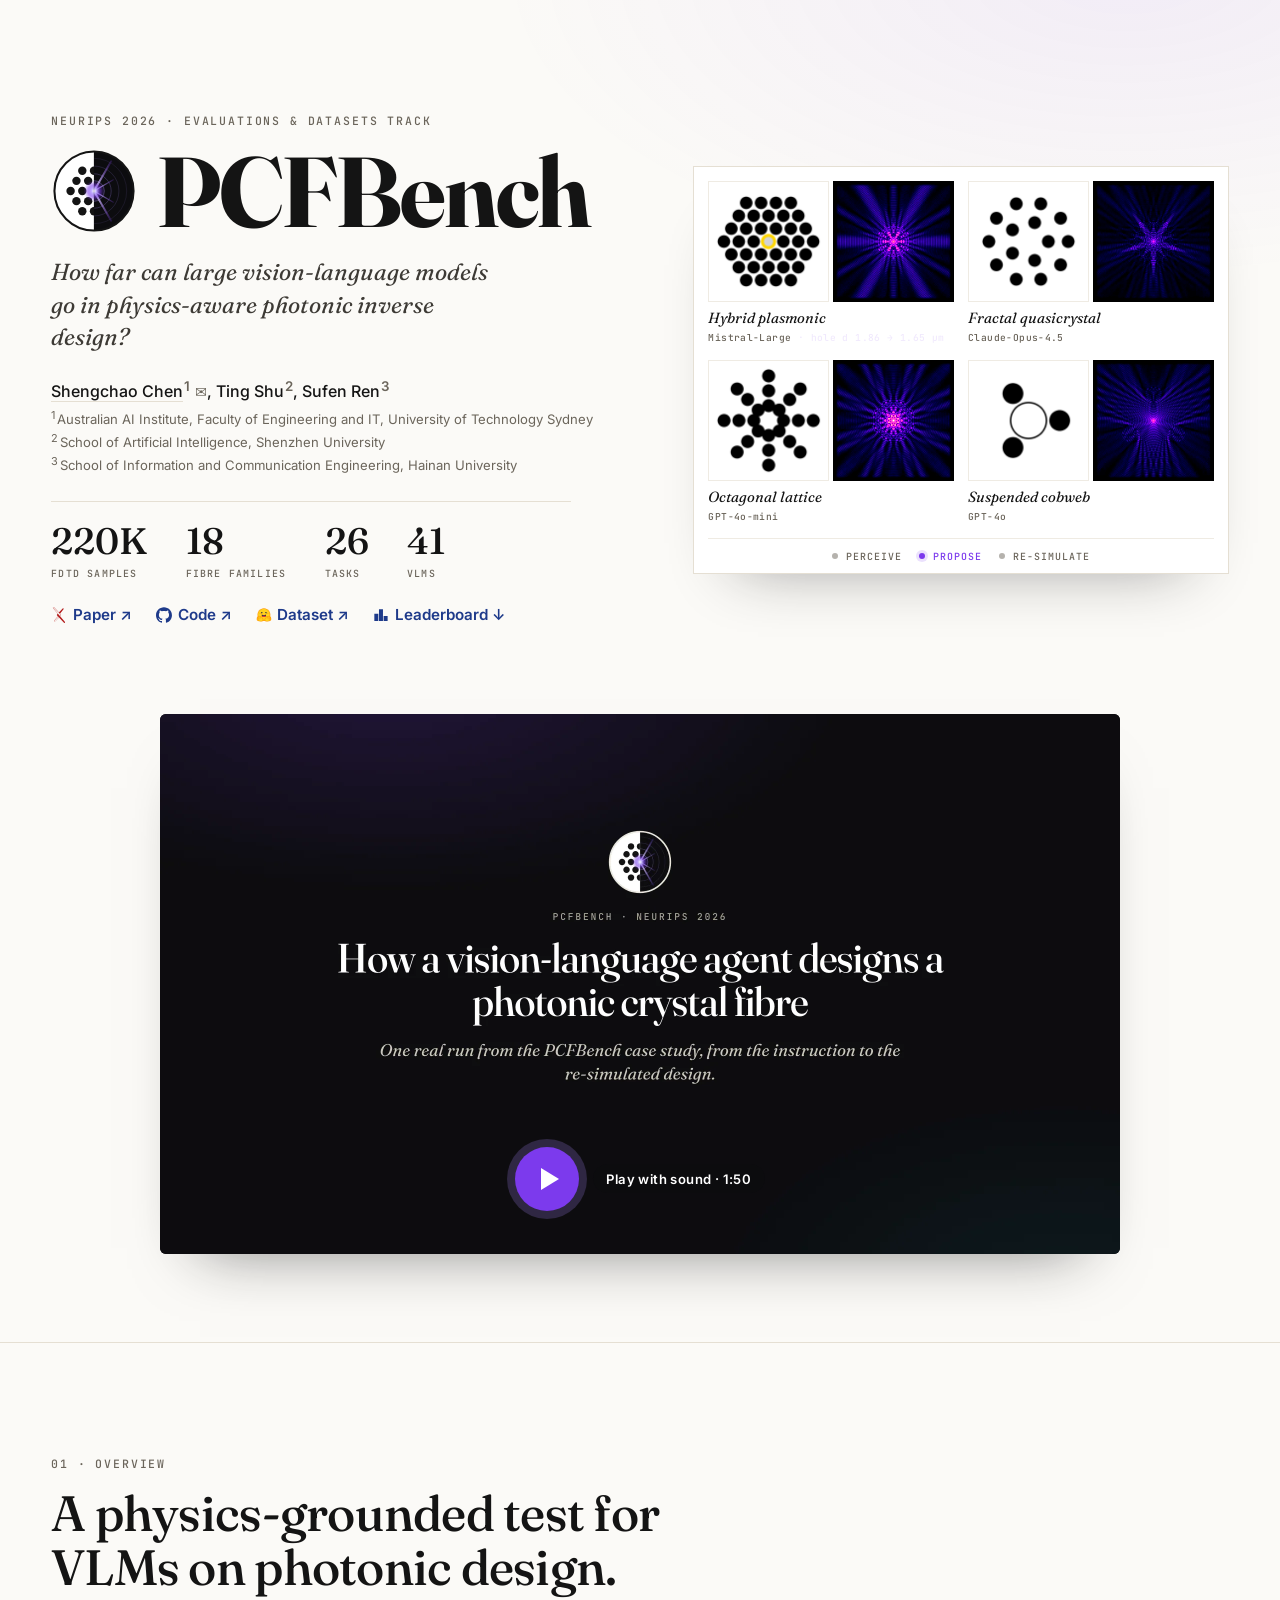
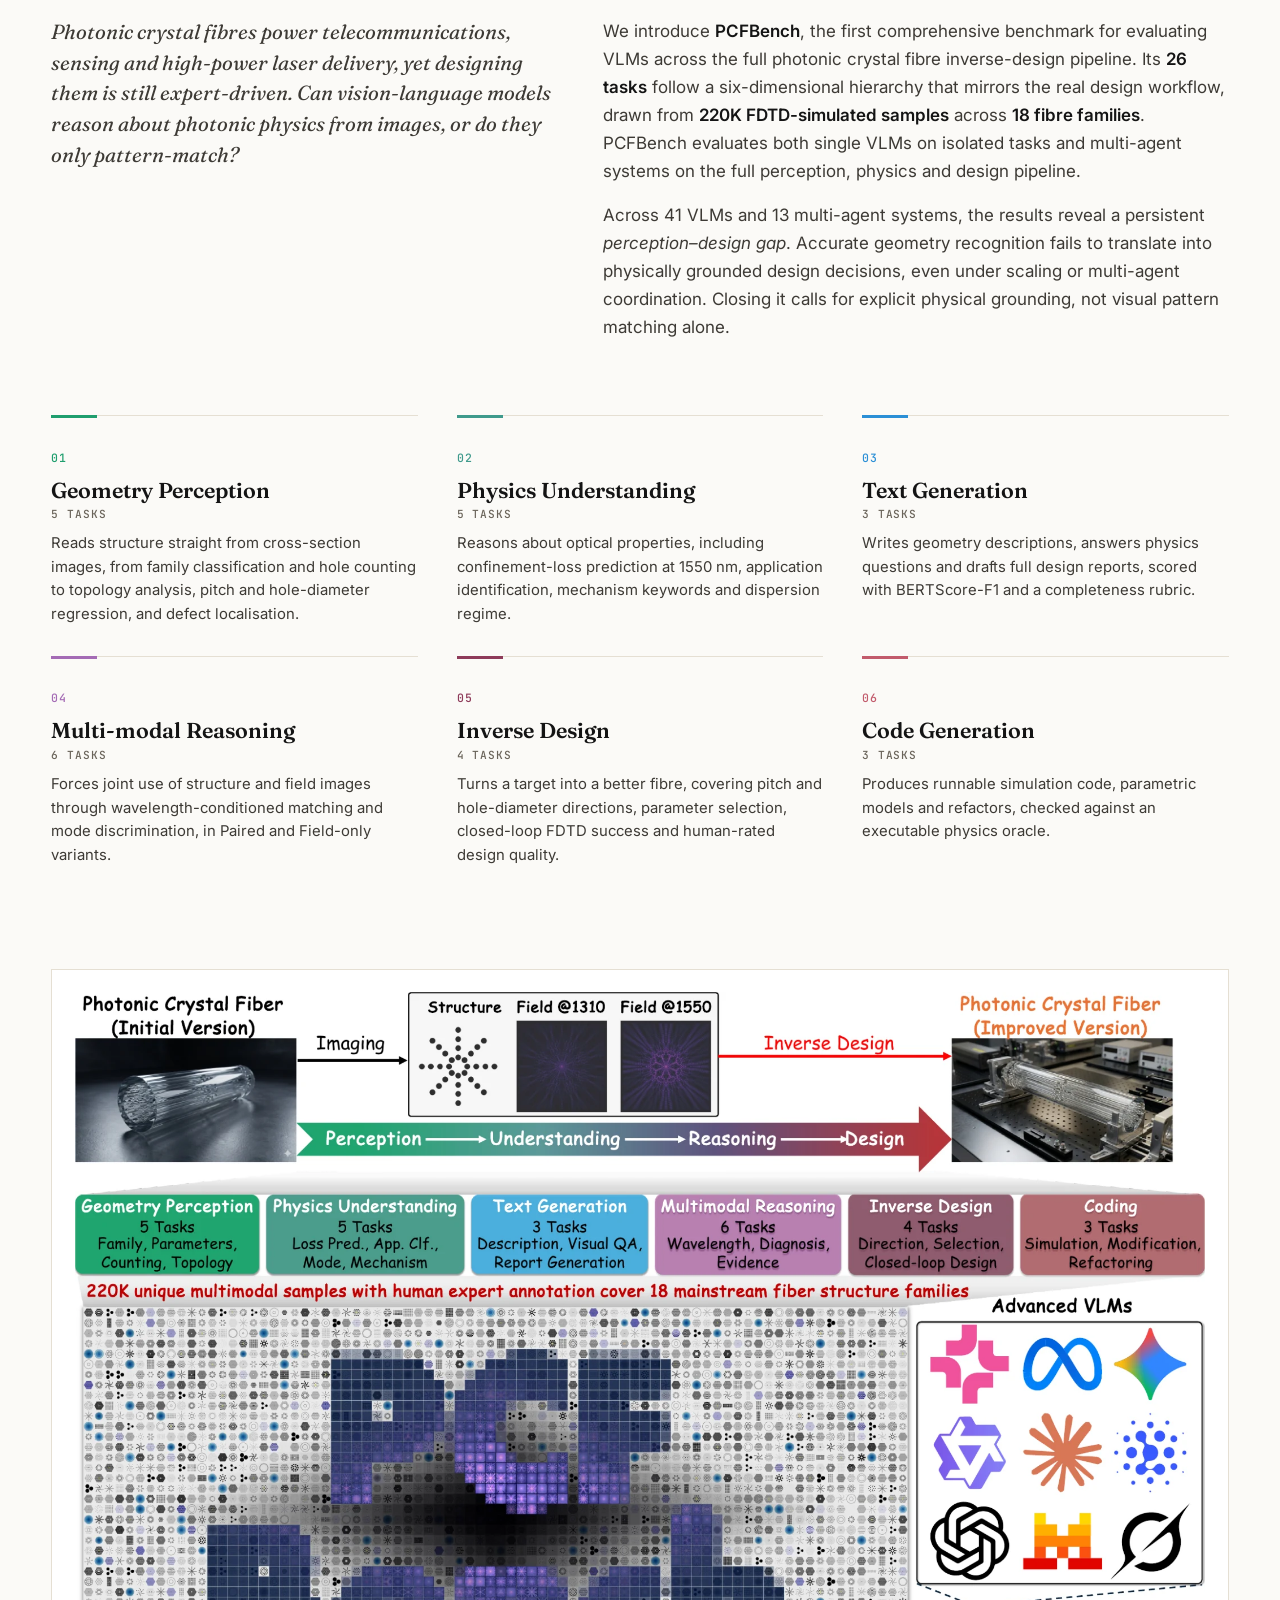
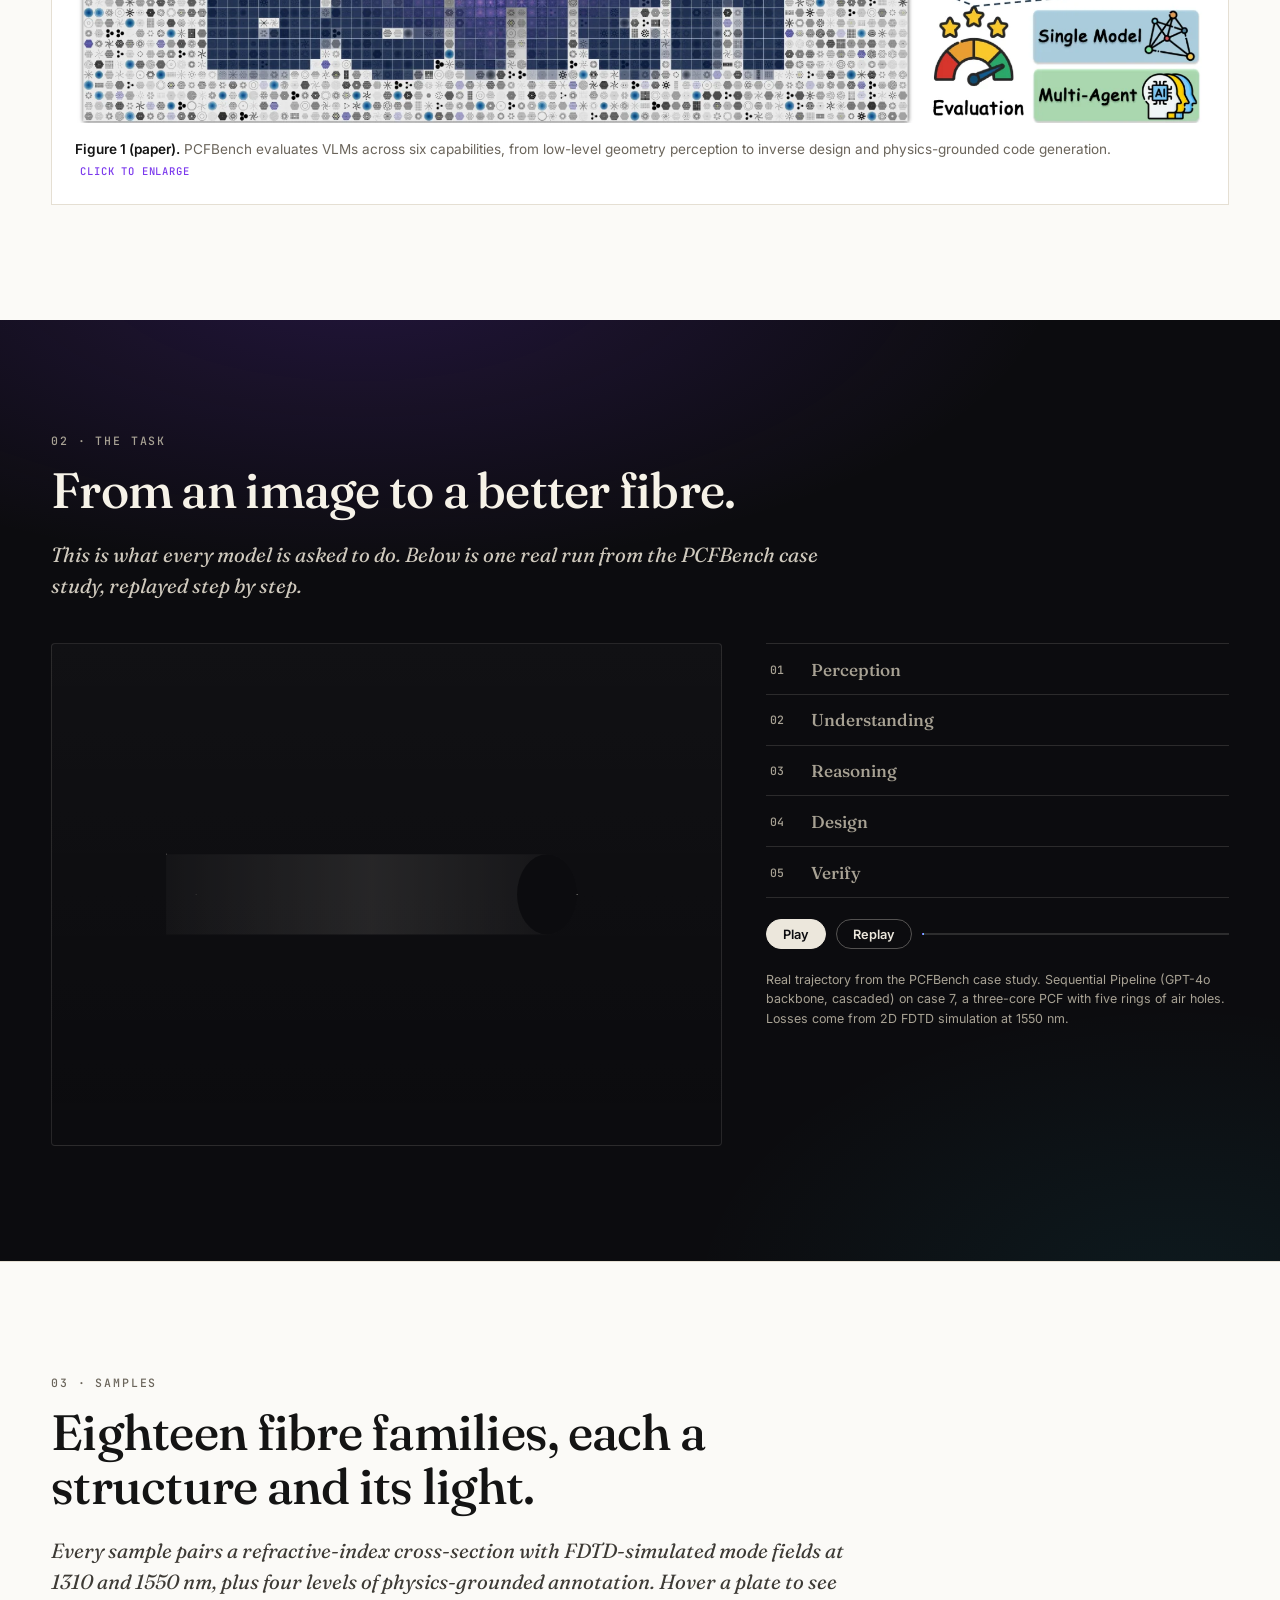
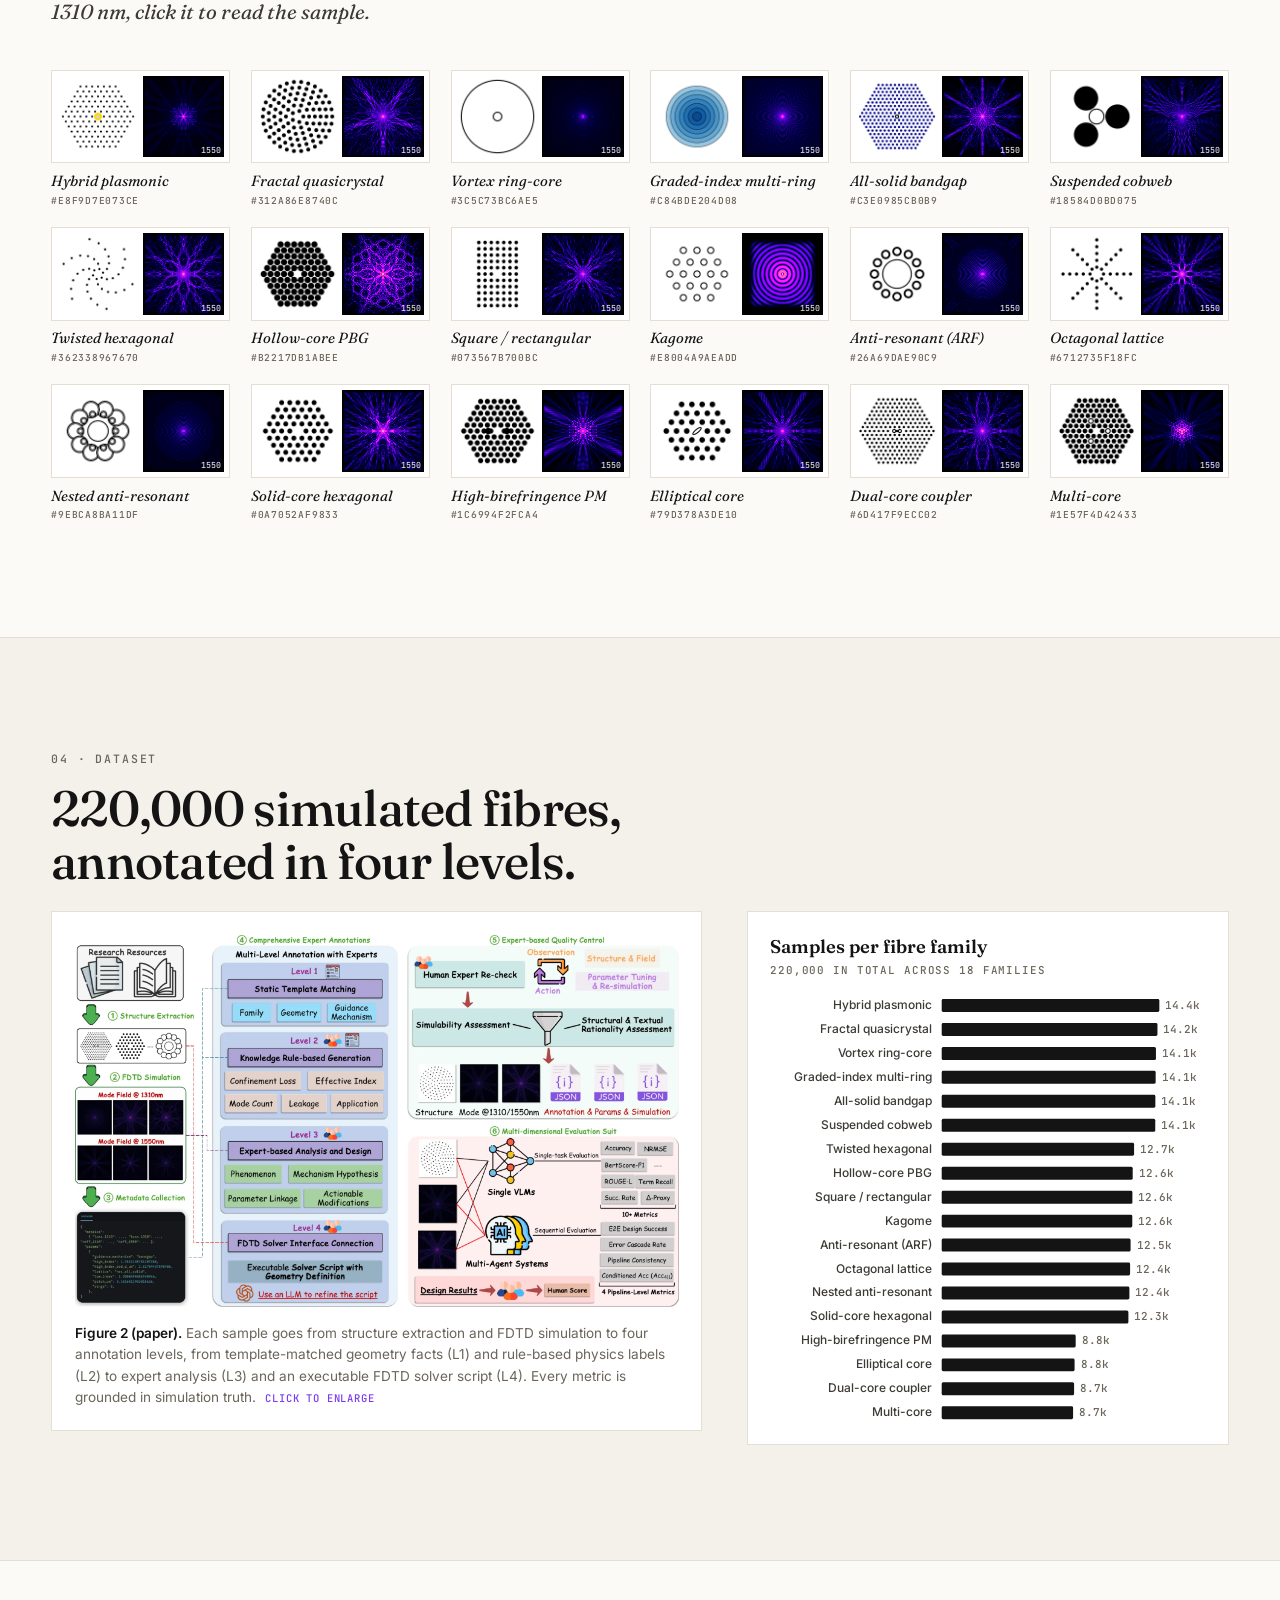
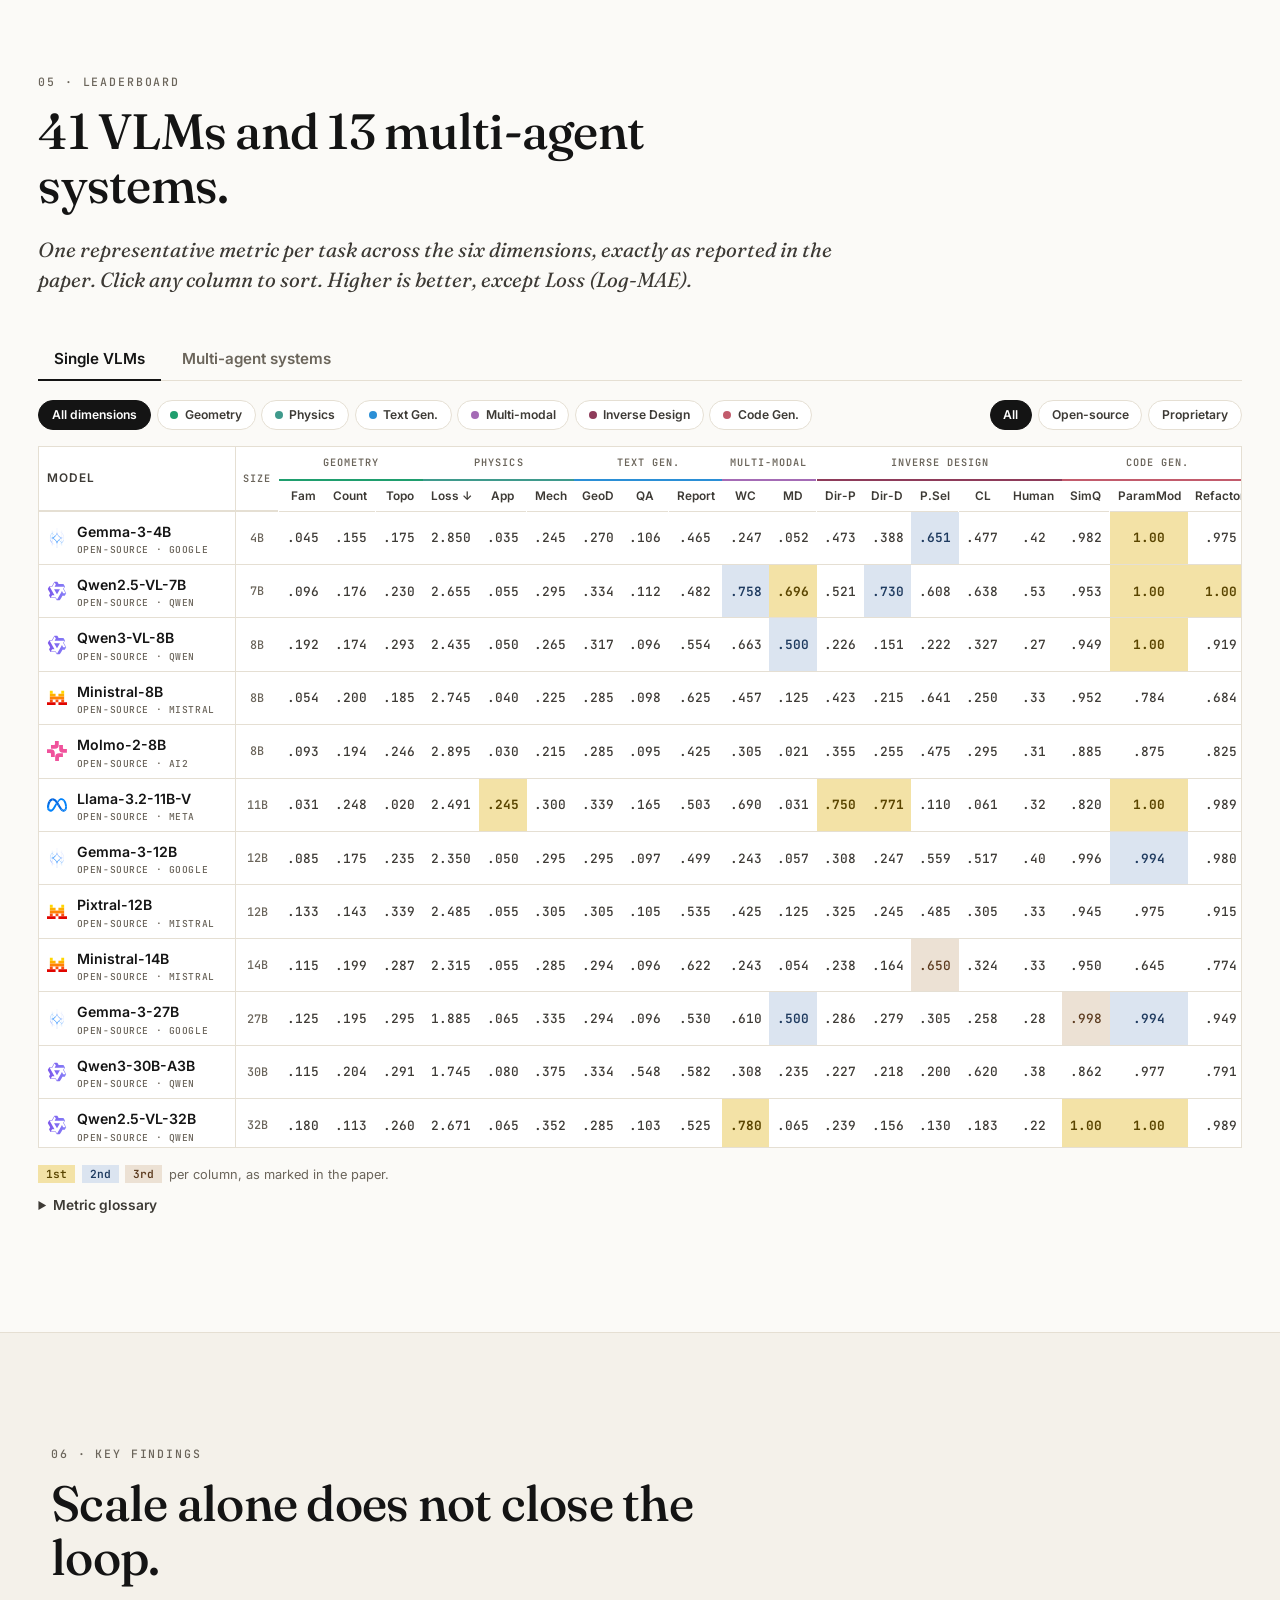
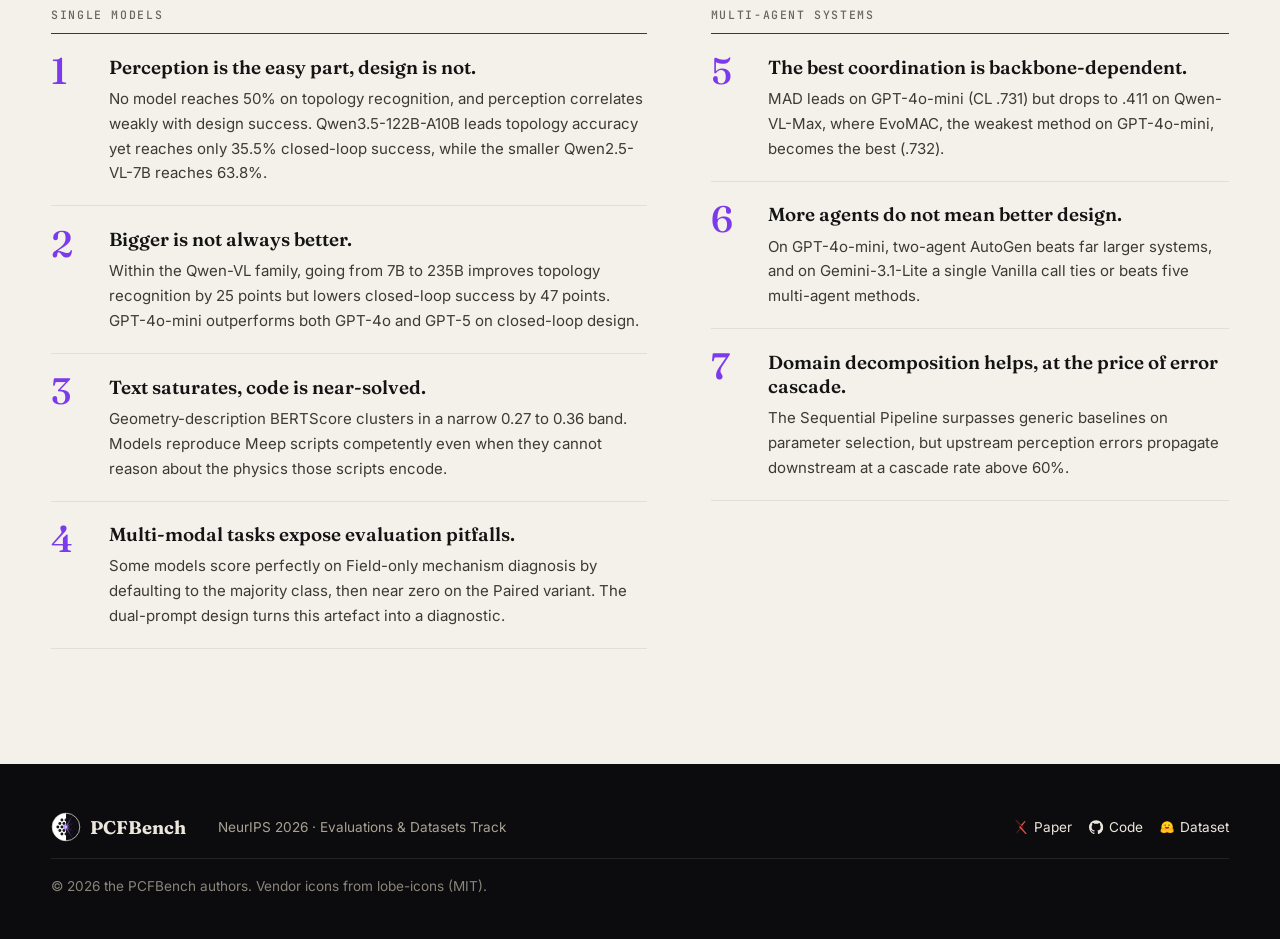
<file: index.html>
<!doctype html>
<html lang="en">
<head>
  <meta charset="utf-8">
  <meta name="viewport" content="width=device-width, initial-scale=1">
  <title>PCFBench · NeurIPS 2026 Evaluations &amp; Datasets Track</title>
  <meta name="description" content="PCFBench evaluates 41 vision-language models on photonic crystal fibre inverse design, with 220K FDTD-simulated samples across 18 fibre families and 26 tasks.">
  <meta name="theme-color" content="#fbfaf7">
  <meta property="og:type" content="website">
  <meta property="og:url" content="https://pcfbench.github.io/">
  <meta property="og:title" content="PCFBench: How Far Can Large Vision-Language Models Go in Physics-aware Photonic Inverse Design?">
  <meta property="og:description" content="NeurIPS 2026 Evaluations & Datasets Track. 220K FDTD samples, 18 fibre families, 26 tasks, 41 VLMs.">
  <meta property="og:image" content="https://pcfbench.github.io/assets/img/brand/og-image.png">
  <meta property="og:image:width" content="1200">
  <meta property="og:image:height" content="630">
  <meta name="twitter:card" content="summary_large_image">
  <meta name="twitter:image" content="https://pcfbench.github.io/assets/img/brand/og-image.png">
  <link rel="icon" href="assets/img/brand/favicon.svg" type="image/svg+xml">
  <link rel="icon" href="assets/img/brand/favicon-32.png" sizes="32x32" type="image/png">
  <link rel="apple-touch-icon" href="assets/img/brand/apple-touch-icon.png">
  <link rel="preconnect" href="https://fonts.googleapis.com">
  <link rel="preconnect" href="https://fonts.gstatic.com" crossorigin>
  <link href="https://fonts.googleapis.com/css2?family=Fraunces:ital,opsz,wght@0,9..144,400;0,9..144,500;0,9..144,600;0,9..144,700;1,9..144,400;1,9..144,500&family=Inter:wght@400;500;600;700&family=JetBrains+Mono:wght@400;500;600&display=swap" rel="stylesheet">
  <link rel="stylesheet" href="assets/css/site.css?v=20261026">
  <script>document.documentElement.classList.add("js")</script>
</head>
<body>
<svg width="0" height="0" style="position:absolute" aria-hidden="true" focusable="false"><symbol id="ico-arxiv" viewBox="0 0 24 24"><path d="M3.8423 0a1.0037 1.0037 0 0 0-.922.6078c-.1536.3687-.0438.6275.2938 1.1113l6.9185 8.3597-1.0223 1.1058a1.0393 1.0393 0 0 0 .003 1.4229l1.2292 1.3135-5.4391 6.4444c-.2803.299-.4538.823-.2971 1.1986a1.0253 1.0253 0 0 0 .9585.635.9133.9133 0 0 0 .6891-.3405l5.783-6.126 7.4902 8.0051a.8527.8527 0 0 0 .6835.2597.9575.9575 0 0 0 .8777-.6138c.1577-.377-.017-.7502-.306-1.1407l-7.0518-8.3418 1.0632-1.13a.9626.9626 0 0 0 .0089-1.3165L4.6336.4639s-.3733-.4535-.768-.463zm0 .272h.0166c.2179.0052.4874.2715.5644.3639l.005.006.0052.0055 10.169 10.9905a.6915.6915 0 0 1-.0072.945l-1.0666 1.133-1.4982-1.7724-8.5994-10.39c-.3286-.472-.352-.6183-.2592-.841a.7307.7307 0 0 1 .6704-.4401Zm14.341 1.5701a.877.877 0 0 0-.6554.2418l-5.6962 6.1584 1.6944 1.8319 5.3089-6.5138c.3251-.4335.479-.6603.3247-1.0292a1.1205 1.1205 0 0 0-.9763-.689zm-7.6557 12.2823 1.3186 1.4135-5.7864 6.1295a.6494.6494 0 0 1-.4959.26.7516.7516 0 0 1-.706-.4669c-.1119-.2682.0359-.6864.2442-.9083l.0051-.0055.0047-.0055z"/></symbol><symbol id="ico-github" viewBox="0 0 24 24"><path d="M12 .297c-6.63 0-12 5.373-12 12 0 5.303 3.438 9.8 8.205 11.385.6.113.82-.258.82-.577 0-.285-.01-1.04-.015-2.04-3.338.724-4.042-1.61-4.042-1.61C4.422 18.07 3.633 17.7 3.633 17.7c-1.087-.744.084-.729.084-.729 1.205.084 1.838 1.236 1.838 1.236 1.07 1.835 2.809 1.305 3.495.998.108-.776.417-1.305.76-1.605-2.665-.3-5.466-1.332-5.466-5.93 0-1.31.465-2.38 1.235-3.22-.135-.303-.54-1.523.105-3.176 0 0 1.005-.322 3.3 1.23.96-.267 1.98-.399 3-.405 1.02.006 2.04.138 3 .405 2.28-1.552 3.285-1.23 3.285-1.23.645 1.653.24 2.873.12 3.176.765.84 1.23 1.91 1.23 3.22 0 4.61-2.805 5.625-5.475 5.92.42.36.81 1.096.81 2.22 0 1.606-.015 2.896-.015 3.286 0 .315.21.69.825.57C20.565 22.092 24 17.592 24 12.297c0-6.627-5.373-12-12-12"/></symbol><symbol id="ico-huggingface" viewBox="0 0 24 24"><path d="M2.25 11.535c0-3.407 1.847-6.554 4.844-8.258a9.822 9.822 0 019.687 0c2.997 1.704 4.844 4.851 4.844 8.258 0 5.266-4.337 9.535-9.687 9.535S2.25 16.8 2.25 11.535z" fill="#FF9D0B"/><path d="M11.938 20.086c4.797 0 8.687-3.829 8.687-8.551 0-4.722-3.89-8.55-8.687-8.55-4.798 0-8.688 3.828-8.688 8.55 0 4.722 3.89 8.55 8.688 8.55z" fill="#FFD21E"/><path d="M11.875 15.113c2.457 0 3.25-2.156 3.25-3.263 0-.576-.393-.394-1.023-.089-.582.283-1.365.675-2.224.675-1.798 0-3.25-1.693-3.25-.586 0 1.107.79 3.263 3.25 3.263h-.003z" fill="#FF323D"/><path d="M14.76 9.21c.32.108.445.753.767.585.447-.233.707-.708.659-1.204a1.235 1.235 0 00-.879-1.059 1.262 1.262 0 00-1.33.394c-.322.384-.377.92-.14 1.36.153.283.638-.177.925-.079l-.002.003zm-5.887 0c-.32.108-.448.753-.768.585a1.226 1.226 0 01-.658-1.204c.048-.495.395-.913.878-1.059a1.262 1.262 0 011.33.394c.322.384.377.92.14 1.36-.152.283-.64-.177-.925-.079l.003.003zm1.12 5.34a2.166 2.166 0 011.325-1.106c.07-.02.144.06.219.171l.192.306c.069.1.139.175.209.175.074 0 .15-.074.223-.172l.205-.302c.08-.11.157-.188.234-.165.537.168.986.536 1.25 1.026.932-.724 1.275-1.905 1.275-2.633 0-.508-.306-.426-.81-.19l-.616.296c-.52.24-1.148.48-1.824.48-.676 0-1.302-.24-1.823-.48l-.589-.283c-.52-.248-.838-.342-.838.177 0 .703.32 1.831 1.187 2.56l.18.14z" fill="#3A3B45"/><path d="M17.812 10.366a.806.806 0 00.813-.8c0-.441-.364-.8-.813-.8a.806.806 0 00-.812.8c0 .442.364.8.812.8zm-11.624 0a.806.806 0 00.812-.8c0-.441-.364-.8-.812-.8a.806.806 0 00-.813.8c0 .442.364.8.813.8zM4.515 13.073c-.405 0-.765.162-1.017.46a1.455 1.455 0 00-.333.925 1.801 1.801 0 00-.485-.074c-.387 0-.737.146-.985.409a1.41 1.41 0 00-.2 1.722 1.302 1.302 0 00-.447.694c-.06.222-.12.69.2 1.166a1.267 1.267 0 00-.093 1.236c.238.533.81.958 1.89 1.405l.24.096c.768.3 1.473.492 1.478.494.89.243 1.808.375 2.732.394 1.465 0 2.513-.443 3.115-1.314.93-1.342.842-2.575-.274-3.763l-.151-.154c-.692-.684-1.155-1.69-1.25-1.912-.195-.655-.71-1.383-1.562-1.383-.46.007-.889.233-1.15.605-.25-.31-.495-.553-.715-.694a1.87 1.87 0 00-.993-.312zm14.97 0c.405 0 .767.162 1.017.46.216.262.333.588.333.925.158-.047.322-.071.487-.074.388 0 .738.146.985.409a1.41 1.41 0 01.2 1.722c.22.178.377.422.445.694.06.222.12.69-.2 1.166.244.37.279.836.093 1.236-.238.533-.81.958-1.889 1.405l-.239.096c-.77.3-1.475.492-1.48.494-.89.243-1.808.375-2.732.394-1.465 0-2.513-.443-3.115-1.314-.93-1.342-.842-2.575.274-3.763l.151-.154c.695-.684 1.157-1.69 1.252-1.912.195-.655.708-1.383 1.56-1.383.46.007.889.233 1.15.605.25-.31.495-.553.718-.694.244-.162.523-.265.814-.3l.176-.012z" fill="#FF9D0B"/><path d="M9.785 20.132c.688-.994.638-1.74-.305-2.667-.945-.928-1.495-2.288-1.495-2.288s-.205-.788-.672-.714c-.468.074-.81 1.25.17 1.971.977.721-.195 1.21-.573.534-.375-.677-1.405-2.416-1.94-2.751-.532-.332-.907-.148-.782.541.125.687 2.357 2.35 2.14 2.707-.218.362-.983-.42-.983-.42S2.953 14.9 2.43 15.46c-.52.558.398 1.026 1.7 1.803 1.308.778 1.41.985 1.225 1.28-.187.295-3.07-2.1-3.34-1.083-.27 1.011 2.943 1.304 2.745 2.006-.2.7-2.265-1.324-2.685-.537-.425.79 2.913 1.718 2.94 1.725 1.075.276 3.813.859 4.77-.522zm4.432 0c-.687-.994-.64-1.74.305-2.667.943-.928 1.493-2.288 1.493-2.288s.205-.788.675-.714c.465.074.807 1.25-.17 1.971-.98.721.195 1.21.57.534.377-.677 1.407-2.416 1.94-2.751.532-.332.91-.148.782.541-.125.687-2.355 2.35-2.137 2.707.215.362.98-.42.98-.42S21.05 14.9 21.57 15.46c.52.558-.395 1.026-1.7 1.803-1.308.778-1.408.985-1.225 1.28.187.295 3.07-2.1 3.34-1.083.27 1.011-2.94 1.304-2.743 2.006.2.7 2.263-1.324 2.685-.537.423.79-2.912 1.718-2.94 1.725-1.077.276-3.815.859-4.77-.522z" fill="#FFD21E"/></symbol><symbol id="ico-leaderboard" viewBox="0 0 24 24"><path d="M2 21V10h6v11zM9 21V3.5h6V21zM16 21v-7.5h6V21z"/></symbol></svg>
<a class="skip" href="#overview">Skip to content</a>

<!-- ============================== NAV ============================== -->
<nav class="topnav" aria-label="Sections">
  <div class="wrap topnav-in">
    <a class="brand" href="#top"><img src="assets/img/brand/logo-mark.svg" alt="" width="26" height="26"><span>PCFBench</span></a>
    <button class="menu-btn" aria-expanded="false" aria-controls="navlinks">Menu</button>
    <ul id="navlinks" class="navlinks">
      <li><a href="#overview">Overview</a></li>
      <li><a href="#task">Task</a></li>
      <li><a href="#samples">Samples</a></li>
      <li><a href="#dataset">Dataset</a></li>
      <li><a href="#leaderboard">Leaderboard</a></li>
      <li><a href="#findings">Findings</a></li>
    </ul>
    <div class="navcta">
      <a href="https://arxiv.org/abs/2610.32485" target="_blank" rel="noopener"><svg class="ico ico-arxiv" aria-hidden="true"><use href="#ico-arxiv"/></svg>Paper</a>
      <a href="https://github.com/shengchaochen82/PCF-Bench-Eval" target="_blank" rel="noopener"><svg class="ico" aria-hidden="true"><use href="#ico-github"/></svg>Code</a>
      <a href="https://huggingface.co/datasets/PCF-Bench/PCF-Bench" target="_blank" rel="noopener"><svg class="ico" aria-hidden="true"><use href="#ico-huggingface"/></svg>Dataset</a>
    </div>
  </div>
</nav>

<!-- ============================== HERO ============================== -->
<header id="top" class="hero">
  <div class="wrap hero-grid">
    <div class="hero-text">
      <p class="kicker">NeurIPS 2026 &middot; Evaluations &amp; Datasets Track</p>
      <h1 class="hero-title"><img class="hero-mark" src="assets/img/brand/logo-mark.svg" alt="" width="84" height="84">PCFBench</h1>
      <p class="hero-sub">How far can large vision-language models go in physics-aware photonic inverse design?</p>
      <p class="authors">
        <span><a class="person" href="https://shengchaochen82.github.io/" target="_blank" rel="noopener">Shengchao Chen</a><sup>1</sup><a class="mail" href="mailto:shengchao.chen.uts@gmail.com" aria-label="Email Shengchao Chen">&#9993;</a></span>,
        <span>Ting Shu<sup>2</sup></span>,
        <span>Sufen Ren<sup>3</sup></span>
      </p>
      <ul class="affils">
        <li><sup>1</sup>Australian AI Institute, Faculty of Engineering and IT, University of Technology Sydney</li>
        <li><sup>2</sup>School of Artificial Intelligence, Shenzhen University</li>
        <li><sup>3</sup>School of Information and Communication Engineering, Hainan University</li>
      </ul>
      <div class="hero-rule"></div>
      <dl class="numerals">
        <div><dt>220K</dt><dd>FDTD samples</dd></div>
        <div><dt>18</dt><dd>fibre families</dd></div>
        <div><dt>26</dt><dd>tasks</dd></div>
        <div><dt>41</dt><dd>VLMs</dd></div>
      </dl>
      <p class="hero-links">
        <a href="https://arxiv.org/abs/2610.32485" target="_blank" rel="noopener"><svg class="ico ico-arxiv" aria-hidden="true"><use href="#ico-arxiv"/></svg>Paper <span aria-hidden="true">↗</span></a>
        <a href="https://github.com/shengchaochen82/PCF-Bench-Eval" target="_blank" rel="noopener"><svg class="ico" aria-hidden="true"><use href="#ico-github"/></svg>Code <span aria-hidden="true">↗</span></a>
        <a href="https://huggingface.co/datasets/PCF-Bench/PCF-Bench" target="_blank" rel="noopener"><svg class="ico" aria-hidden="true"><use href="#ico-huggingface"/></svg>Dataset <span aria-hidden="true">↗</span></a>
        <a href="#leaderboard"><svg class="ico" aria-hidden="true"><use href="#ico-leaderboard"/></svg>Leaderboard <span aria-hidden="true">↓</span></a>
      </p>
    </div>
    <figure class="hero-fig loop" id="hero-loop" aria-label="Four real design loops from the PCFBench case study, each with the structure, the proposed edit and the re-simulated mode field">
      <div class="loop-plate">
        <div class="loop-grid" id="loop-grid"></div>
        <ol class="loop-steps" aria-hidden="true"><li>Perceive</li><li>Propose</li><li>Re-simulate</li></ol>
      </div>
    </figure>
  </div>
</header>

<main>
<!-- ============================== FILM ============================== -->
<div class="film-band">
  <div class="wrap">
    <figure class="film" id="film">
      <video id="film-video" playsinline preload="metadata" poster="assets/video/agent-run-poster.webp?v=20261020" width="1920" height="1080" aria-label="Narrated film: a four-agent vision-language pipeline perceives a photonic crystal fibre, proposes a design change, and FDTD re-simulation checks it">
        <source src="assets/video/agent-run.mp4?v=20261020" type="video/mp4">
      </video>
      <button class="film-play" type="button"><span class="cta"><i aria-hidden="true"></i><span>Play with sound &middot; 1:50</span></span></button>
    </figure>
  </div>
</div>

<!-- ============================== OVERVIEW ============================== -->
<section id="overview" class="sec">
  <div class="wrap">
    <p class="kicker">01 &middot; Overview</p>
    <h2 class="sec-title reveal">A physics-grounded test for VLMs on photonic design.</h2>
    <div class="ov-grid reveal">
      <p class="lede">Photonic crystal fibres power telecommunications, sensing and high-power laser delivery, yet designing them is still expert-driven. Can vision-language models reason about photonic physics from images, or do they only pattern-match?</p>
      <div class="ov-body">
        <p>We introduce <strong>PCFBench</strong>, the first comprehensive benchmark for evaluating VLMs across the full photonic crystal fibre inverse-design pipeline. Its <strong>26 tasks</strong> follow a six-dimensional hierarchy that mirrors the real design workflow, drawn from <strong>220K FDTD-simulated samples</strong> across <strong>18 fibre families</strong>. PCFBench evaluates both single VLMs on isolated tasks and multi-agent systems on the full perception, physics and design pipeline.</p>
        <p>Across 41 VLMs and 13 multi-agent systems, the results reveal a persistent <em>perception–design gap</em>. Accurate geometry recognition fails to translate into physically grounded design decisions, even under scaling or multi-agent coordination. Closing it calls for explicit physical grounding, not visual pattern matching alone.</p>
      </div>
    </div>

    <ol class="dims reveal" aria-label="Six evaluation dimensions">
      <li class="dim" style="--c:var(--dim-geo)"><span class="dim-n">01</span><h3>Geometry Perception</h3><p class="dim-k">5 tasks</p><p>Reads structure straight from cross-section images, from family classification and hole counting to topology analysis, pitch and hole-diameter regression, and defect localisation.</p></li>
      <li class="dim" style="--c:var(--dim-phy)"><span class="dim-n">02</span><h3>Physics Understanding</h3><p class="dim-k">5 tasks</p><p>Reasons about optical properties, including confinement-loss prediction at 1550 nm, application identification, mechanism keywords and dispersion regime.</p></li>
      <li class="dim" style="--c:var(--dim-txt)"><span class="dim-n">03</span><h3>Text Generation</h3><p class="dim-k">3 tasks</p><p>Writes geometry descriptions, answers physics questions and drafts full design reports, scored with BERTScore-F1 and a completeness rubric.</p></li>
      <li class="dim" style="--c:var(--dim-mm)"><span class="dim-n">04</span><h3>Multi-modal Reasoning</h3><p class="dim-k">6 tasks</p><p>Forces joint use of structure and field images through wavelength-conditioned matching and mode discrimination, in Paired and Field-only variants.</p></li>
      <li class="dim" style="--c:var(--dim-inv)"><span class="dim-n">05</span><h3>Inverse Design</h3><p class="dim-k">4 tasks</p><p>Turns a target into a better fibre, covering pitch and hole-diameter directions, parameter selection, closed-loop FDTD success and human-rated design quality.</p></li>
      <li class="dim" style="--c:var(--dim-code)"><span class="dim-n">06</span><h3>Code Generation</h3><p class="dim-k">3 tasks</p><p>Produces runnable simulation code, parametric models and refactors, checked against an executable physics oracle.</p></li>
    </ol>

    <figure class="paper-fig reveal" data-zoom>
      <img src="assets/img/figures/pcfbench_overview.webp" alt="PCFBench overview figure from the paper" loading="lazy" width="2000" height="1293">
      <figcaption><strong>Figure 1 (paper).</strong> PCFBench evaluates VLMs across six capabilities, from low-level geometry perception to inverse design and physics-grounded code generation. <span class="zoom-hint">Click to enlarge</span></figcaption>
    </figure>
  </div>
</section>

<!-- ============================== DARKROOM: THE TASK ============================== -->
<section id="task" class="sec darkroom">
  <div class="wrap">
    <p class="kicker">02 &middot; The task</p>
    <h2 class="sec-title">From an image to a better fibre.</h2>
    <p class="lede dark-lede">This is what every model is asked to do. Below is one real run from the PCFBench case study, replayed step by step.</p>

    <div class="task-grid">
      <div class="stage" id="stage" aria-hidden="true">
        <svg class="rod" viewBox="0 0 560 300" fill="none">
          <defs>
            <linearGradient id="rodg" x1="0" x2="1"><stop offset="0" stop-color="#ece7dc" stop-opacity=".05"/><stop offset=".5" stop-color="#ece7dc" stop-opacity=".16"/><stop offset="1" stop-color="#ece7dc" stop-opacity=".04"/></linearGradient>
            <radialGradient id="rodlight"><stop offset="0" stop-color="#fff"/><stop offset=".3" stop-color="#c4b5fd"/><stop offset="1" stop-color="#7c3aed" stop-opacity="0"/></radialGradient>
          </defs>
          <path class="rod-body" d="M60 110 H440 A30 40 0 0 1 440 190 H60" fill="url(#rodg)" stroke="#ece7dc" stroke-opacity=".55" stroke-width="1.4"/>
          <ellipse class="rod-back" cx="60" cy="150" rx="30" ry="40" stroke="#ece7dc" stroke-opacity=".35" stroke-width="1.2"/>
          <ellipse class="rod-face" cx="440" cy="150" rx="30" ry="40" fill="#0c0c0f" stroke="#ece7dc" stroke-width="1.6"/>
          <circle class="rod-core" cx="440" cy="150" r="9" fill="url(#rodlight)"/>
          <path class="rod-beam" d="M470 150 H540" stroke="#a78bfa" stroke-width="2" stroke-linecap="round"/>
        </svg>

        <figure class="splate">
          <div class="pimg light">
            <img class="s-before" src="assets/img/case07/struct_before.png" alt="" width="560" height="560">
            <img class="s-after" src="assets/img/case07/struct_after.png" alt="" width="560" height="560">
            <div class="scan"></div>
            <div class="tag tag-fam"></div>
            <div class="tag tag-pitch"></div>
          </div>
          <figcaption>Structure</figcaption>
        </figure>

        <figure class="fplate">
          <div class="pimg darkp">
            <img class="f-before" src="assets/img/case07/field_before.webp" alt="" width="720" height="720">
            <img class="f-after" src="assets/img/case07/field_after.webp" alt="" width="720" height="720">
            <div class="halo"></div>
            <div class="tag tag-mech"></div>
          </div>
          <figcaption>Mode field &middot; 1550 nm</figcaption>
        </figure>

        <div class="logbar">
          <div class="lb-axis"><span style="left:0%">0.1</span><span style="left:25%">1</span><span style="left:50%">10</span><span style="left:75%">100</span><span style="left:100%">1000</span></div>
          <div class="lb-track"></div>
          <i class="mk mk-pred"><em>predicted</em></i>
          <i class="mk mk-sim"><em>simulated</em></i>
          <i class="mk mk-after"><em>after redesign</em></i>
          <span class="lb-unit">loss, dB/km (log scale)</span>
        </div>

        <div class="counter"><span class="counter-num">52.1</span><span class="counter-unit">dB/km</span></div>
        <p class="outro"></p>
      </div>

      <div class="panel">
        <ol class="steps" id="steps"></ol>
        <div class="controls">
          <button class="ctl" id="anim-toggle" type="button">Pause</button>
          <button class="ctl ghost" id="anim-replay" type="button">Replay</button>
          <div class="progress" aria-hidden="true"><i id="anim-progress"></i></div>
        </div>
        <p class="footnote" id="task-footnote"></p>
      </div>
    </div>
  </div>
</section>

<!-- ============================== SAMPLES ============================== -->
<section id="samples" class="sec">
  <div class="wrap">
    <p class="kicker">03 &middot; Samples</p>
    <h2 class="sec-title reveal">Eighteen fibre families, each a structure and its light.</h2>
    <p class="lede reveal">Every sample pairs a refractive-index cross-section with FDTD-simulated mode fields at 1310 and 1550 nm, plus four levels of physics-grounded annotation. Hover a plate to see 1310 nm, click it to read the sample.</p>
    <div class="plates" id="sample-grid"></div>
  </div>
</section>

<dialog class="sheet" id="sheet" aria-labelledby="sheet-title">
  <div class="sheet-in">
    <button class="sheet-close" type="button" aria-label="Close">×</button>
    <div class="sheet-head">
      <p class="kicker" id="sheet-id"></p>
      <h3 id="sheet-title"></h3>
    </div>
    <div class="sheet-imgs">
      <figure><img id="sheet-struct" alt=""><figcaption>Structure</figcaption></figure>
      <figure class="f"><img id="sheet-f1310" alt=""><figcaption>Field &middot; 1310 nm</figcaption></figure>
      <figure class="f"><img id="sheet-f1550" alt=""><figcaption>Field &middot; 1550 nm</figcaption></figure>
    </div>
    <div class="sheet-tabs" role="tablist">
      <button role="tab" data-level="level1" aria-selected="true">L1 &middot; Geometry</button>
      <button role="tab" data-level="level2" aria-selected="false">L2 &middot; Physics</button>
      <button role="tab" data-level="level3" aria-selected="false">L3 &middot; Diagnosis</button>
      <button role="tab" data-level="level4" aria-selected="false">L4 &middot; Code</button>
    </div>
    <div class="sheet-body" role="tabpanel">
      <p class="q-label">Question</p><p id="sheet-q"></p>
      <p class="q-label">Answer</p><div id="sheet-a"></div>
    </div>
  </div>
</dialog>

<!-- ============================== DATASET ============================== -->
<section id="dataset" class="sec sec-alt">
  <div class="wrap">
    <p class="kicker">04 &middot; Dataset</p>
    <h2 class="sec-title reveal">220,000 simulated fibres, annotated in four levels.</h2>
    <div class="ds-grid">
      <figure class="paper-fig reveal" data-zoom>
        <img src="assets/img/figures/pcfbench_pipeline.webp" alt="PCFBench construction and evaluation pipeline from the paper" loading="lazy" width="2000" height="1234">
        <figcaption><strong>Figure 2 (paper).</strong> Each sample goes from structure extraction and FDTD simulation to four annotation levels, from template-matched geometry facts (L1) and rule-based physics labels (L2) to expert analysis (L3) and an executable FDTD solver script (L4). Every metric is grounded in simulation truth. <span class="zoom-hint">Click to enlarge</span></figcaption>
      </figure>
      <div class="ds-chart reveal">
        <h3 class="chart-title">Samples per fibre family</h3>
        <p class="chart-sub">220,000 in total across 18 families</p>
        <svg id="families-chart" role="img" aria-label="Bar chart of sample counts for the 18 PCF families"></svg>
      </div>
    </div>
  </div>
</section>

<!-- ============================== LEADERBOARD ============================== -->
<section id="leaderboard" class="sec">
  <div class="wrap">
    <p class="kicker">05 &middot; Leaderboard</p>
    <h2 class="sec-title reveal">41 VLMs and 13 multi-agent systems.</h2>
    <p class="lede reveal">One representative metric per task across the six dimensions, exactly as reported in the paper. Click any column to sort. Higher is better, except Loss (Log-MAE).</p>

    <div class="lb-tabs" role="tablist">
      <button role="tab" id="tab-single" aria-selected="true" aria-controls="panel-single">Single VLMs</button>
      <button role="tab" id="tab-mas" aria-selected="false" aria-controls="panel-mas">Multi-agent systems</button>
    </div>

    <div id="panel-single" class="lb-panel" role="tabpanel" aria-labelledby="tab-single">
      <div class="lb-controls">
        <div class="chips" id="dim-chips" aria-label="Dimension"></div>
        <div class="chips" id="type-chips" aria-label="Model type">
          <button class="chip" data-type="all" aria-pressed="true">All</button>
          <button class="chip" data-type="open" aria-pressed="false">Open-source</button>
          <button class="chip" data-type="proprietary" aria-pressed="false">Proprietary</button>
        </div>
      </div>
      <div class="lb-scroll"><table class="lb" id="lb-single"></table></div>
    </div>

    <div id="panel-mas" class="lb-panel" role="tabpanel" aria-labelledby="tab-mas" hidden>
      <div class="lb-scroll"><table class="lb lb-mas" id="lb-mas"></table></div>
      <p class="lb-note">PSel = parameter-selection accuracy, CL = closed-loop FDTD success, HS = human score. The Sequential Pipeline appears in its cascaded and oracle modes.</p>
    </div>

    <p class="lb-legend"><span class="r1">1st</span><span class="r2">2nd</span><span class="r3">3rd</span> per column, as marked in the paper.</p>
    <details class="glossary">
      <summary>Metric glossary</summary>
      <dl id="glossary"></dl>
    </details>
  </div>
</section>

<!-- ============================== FINDINGS ============================== -->
<section id="findings" class="sec sec-alt">
  <div class="wrap">
    <p class="kicker">06 &middot; Key findings</p>
    <h2 class="sec-title reveal">Scale alone does not close the loop.</h2>
    <div class="find-groups">
      <div class="find-group reveal">
        <h3 class="find-h">Single models</h3>
        <ol class="finds">
          <li><span class="fn">1</span><div><h4>Perception is the easy part, design is not.</h4><p>No model reaches 50% on topology recognition, and perception correlates weakly with design success. Qwen3.5-122B-A10B leads topology accuracy yet reaches only 35.5% closed-loop success, while the smaller Qwen2.5-VL-7B reaches 63.8%.</p></div></li>
          <li><span class="fn">2</span><div><h4>Bigger is not always better.</h4><p>Within the Qwen-VL family, going from 7B to 235B improves topology recognition by 25 points but lowers closed-loop success by 47 points. GPT-4o-mini outperforms both GPT-4o and GPT-5 on closed-loop design.</p></div></li>
          <li><span class="fn">3</span><div><h4>Text saturates, code is near-solved.</h4><p>Geometry-description BERTScore clusters in a narrow 0.27 to 0.36 band. Models reproduce Meep scripts competently even when they cannot reason about the physics those scripts encode.</p></div></li>
          <li><span class="fn">4</span><div><h4>Multi-modal tasks expose evaluation pitfalls.</h4><p>Some models score perfectly on Field-only mechanism diagnosis by defaulting to the majority class, then near zero on the Paired variant. The dual-prompt design turns this artefact into a diagnostic.</p></div></li>
        </ol>
      </div>
      <div class="find-group reveal">
        <h3 class="find-h">Multi-agent systems</h3>
        <ol class="finds">
          <li><span class="fn">5</span><div><h4>The best coordination is backbone-dependent.</h4><p>MAD leads on GPT-4o-mini (CL .731) but drops to .411 on Qwen-VL-Max, where EvoMAC, the weakest method on GPT-4o-mini, becomes the best (.732).</p></div></li>
          <li><span class="fn">6</span><div><h4>More agents do not mean better design.</h4><p>On GPT-4o-mini, two-agent AutoGen beats far larger systems, and on Gemini-3.1-Lite a single Vanilla call ties or beats five multi-agent methods.</p></div></li>
          <li><span class="fn">7</span><div><h4>Domain decomposition helps, at the price of error cascade.</h4><p>The Sequential Pipeline surpasses generic baselines on parameter selection, but upstream perception errors propagate downstream at a cascade rate above 60%.</p></div></li>
        </ol>
      </div>
    </div>
  </div>
</section>
</main>

<!-- ============================== FOOTER ============================== -->
<footer class="foot">
  <div class="wrap foot-in">
    <a class="brand" href="#top"><img src="assets/img/brand/logo-mark-dark.svg" alt="" width="30" height="30"><span>PCFBench</span></a>
    <p>NeurIPS 2026 &middot; Evaluations &amp; Datasets Track</p>
    <p class="foot-links">
      <a href="https://arxiv.org/abs/2610.32485" target="_blank" rel="noopener"><svg class="ico ico-arxiv" aria-hidden="true"><use href="#ico-arxiv"/></svg>Paper</a>
      <a href="https://github.com/shengchaochen82/PCF-Bench-Eval" target="_blank" rel="noopener"><svg class="ico" aria-hidden="true"><use href="#ico-github"/></svg>Code</a>
      <a href="https://huggingface.co/datasets/PCF-Bench/PCF-Bench" target="_blank" rel="noopener"><svg class="ico" aria-hidden="true"><use href="#ico-huggingface"/></svg>Dataset</a>
    </p>
    <p class="foot-small">© 2026 the PCFBench authors. Vendor icons from lobe-icons (MIT).</p>
  </div>
</footer>

<dialog class="lightbox" id="lightbox" aria-label="Enlarged figure">
  <button class="sheet-close" type="button" aria-label="Close">×</button>
  <img alt="">
</dialog>

<script src="https://cdnjs.cloudflare.com/ajax/libs/gsap/3.12.5/gsap.min.js" defer></script>
<script type="module" src="assets/js/main.js?v=20261020"></script>
<script type="module" src="assets/js/hero-loop.js?v=20261020"></script>
<script type="module" src="assets/js/film.js?v=20261020"></script>
<script type="module" src="assets/js/animation.js?v=20261020"></script>
<script type="module" src="assets/js/samples.js?v=20261020"></script>
<script type="module" src="assets/js/families.js?v=20261020"></script>
<script type="module" src="assets/js/leaderboard.js?v=20261020"></script>
</body>
</html>
</file>
<file: assets/css/site.css>
/* =====================================================================
   PCFBench project page — editorial paper + one darkroom band
   ===================================================================== */

:root {
  --paper: #fbfaf7;
  --paper-2: #f4f1ea;
  --ink: #141414;
  --ink-soft: #3d3a35;
  --mute: #6b655b;
  --rule: #e5dfd3;
  --dark: #0c0c0f;
  --cream: #ece7dc;
  --cream-mute: #a8a294;
  --violet: #7c3aed;
  --violet-soft: #a78bfa;
  --cyan: #67e8f9;
  --link: #1e3a8a;
  --ok: #4ade80;
  --bad: #fb923c;

  --dim-geo: #1f9e6e;
  --dim-phy: #3f9a8c;
  --dim-txt: #2b8fd6;
  --dim-mm: #a46bb5;
  --dim-inv: #8e3b5a;
  --dim-code: #c25b6c;

  --r1: #f3e2a6; --r1-ink: #5a4500;
  --r2: #dbe4f0; --r2-ink: #1e3a5f;
  --r3: #ece1d4; --r3-ink: #5b3a1e;

  --serif: "Fraunces", Georgia, "Times New Roman", serif;
  --sans: "Inter", system-ui, -apple-system, "Segoe UI", sans-serif;
  --mono: "JetBrains Mono", ui-monospace, SFMono-Regular, Menlo, monospace;
  --w: min(1200px, 92vw);
  --field: saturate(1.5) brightness(1.7) contrast(1.12);
}

*, *::before, *::after { box-sizing: border-box; }
html { scroll-behavior: smooth; -webkit-text-size-adjust: 100%; scroll-padding-top: 72px; }
body { margin: 0; background: var(--paper); color: var(--ink); font: 400 17px/1.65 var(--sans); -webkit-font-smoothing: antialiased; }
img { max-width: 100%; height: auto; display: block; }
a { color: var(--link); text-decoration: none; }
a:hover { text-decoration: underline; text-underline-offset: 3px; }
:focus-visible { outline: 2px solid var(--violet); outline-offset: 3px; border-radius: 2px; }
button { font: inherit; }
[hidden] { display: none !important; }
h1, h2, h3, h4 { font-optical-sizing: auto; }
.wrap { width: var(--w); margin-inline: auto; }
.skip { position: absolute; left: -9999px; }
.skip:focus { left: 1rem; top: 1rem; z-index: 100; background: var(--ink); color: #fff; padding: .5rem .8rem; }
.is-soon { opacity: .5; cursor: default; }
.is-soon:hover { text-decoration: none; }
.ico { display: inline-block; width: 1.05em; height: 1.05em; fill: currentColor; vertical-align: -.17em; margin-right: .38em; }
.ico-arxiv { fill: #b31b1b; }

/* ---------- shared type ---------- */
.kicker { font: 500 .72rem/1 var(--mono); letter-spacing: .16em; text-transform: uppercase; color: var(--mute); margin: 0 0 1.1rem; }
.sec { padding: clamp(4.5rem, 9vw, 7.5rem) 0; border-top: 1px solid var(--rule); }
.sec-alt { background: var(--paper-2); }
.sec-title { font: 500 clamp(2rem, 4.2vw, 3.1rem)/1.08 var(--serif); letter-spacing: -.015em; margin: 0 0 1.4rem; max-width: 22ch; }
.lede { font: italic 400 clamp(1.08rem, 1.6vw, 1.28rem)/1.5 var(--serif); color: var(--ink-soft); max-width: 62ch; margin: 0 0 2.6rem; }

.js .reveal { opacity: 0; transform: translateY(14px); transition: opacity .7s ease, transform .7s ease; }
.js .reveal.in { opacity: 1; transform: none; }

/* ---------- nav ---------- */
.topnav { position: fixed; inset: 0 0 auto 0; z-index: 50; background: rgba(251, 250, 247, .88); backdrop-filter: saturate(1.4) blur(12px); -webkit-backdrop-filter: saturate(1.4) blur(12px); border-bottom: 1px solid var(--rule); transform: translateY(-100%); transition: transform .35s ease; }
.topnav.show { transform: none; }
.topnav-in { display: flex; align-items: center; gap: 1.5rem; height: 58px; }
.brand { display: inline-flex; align-items: center; gap: .55rem; font: 700 1.15rem var(--serif); color: var(--ink); }
.brand:hover { text-decoration: none; }
.navlinks { display: flex; gap: 1.3rem; list-style: none; margin: 0 auto 0 1rem; padding: 0; }
.navlinks a { font: 500 .86rem var(--sans); color: var(--ink-soft); }
.navlinks a.active { color: var(--ink); text-decoration: underline; text-underline-offset: 6px; text-decoration-color: var(--violet); }
.navcta { display: flex; gap: .45rem; }
.navcta a { font: 600 .8rem var(--sans); padding: .36rem .82rem; border: 1px solid var(--rule); border-radius: 999px; color: var(--ink); }
.navcta a:hover { border-color: var(--ink); text-decoration: none; }
.menu-btn { display: none; margin-left: auto; font: 600 .82rem var(--sans); background: none; border: 1px solid var(--rule); border-radius: 999px; padding: .36rem .9rem; cursor: pointer; color: var(--ink); }
@media (max-width: 880px) {
  .menu-btn { display: inline-block; }
  .navcta { display: none; }
  .navlinks { position: absolute; top: 58px; left: 0; right: 0; margin: 0; flex-direction: column; gap: .2rem; background: var(--paper); border-bottom: 1px solid var(--rule); padding: .8rem 4vw 1rem; display: none; }
  .navlinks.open { display: flex; }
  .navlinks a { display: block; padding: .45rem 0; font-size: 1rem; }
}

/* ---------- hero ---------- */
.hero { padding: clamp(4.5rem, 9vw, 7.5rem) 0 clamp(4rem, 7vw, 6rem); background: radial-gradient(900px 440px at 88% -4%, rgba(124, 58, 237, .07), transparent 70%), var(--paper); }
.hero-grid { display: grid; grid-template-columns: 1.08fr 1fr; gap: clamp(2rem, 5vw, 4.5rem); align-items: center; }
.hero-title { display: flex; align-items: center; gap: clamp(.7rem, 1.6vw, 1.2rem); font: 700 clamp(3.2rem, 8vw, 6.2rem)/.95 var(--serif); letter-spacing: -.025em; margin: .1rem 0 1.1rem; }
.hero-mark { width: clamp(50px, 6.8vw, 86px); height: auto; flex: 0 0 auto; }
.hero-sub { font: italic 400 clamp(1.15rem, 1.9vw, 1.45rem)/1.4 var(--serif); color: var(--ink-soft); max-width: 30ch; margin: 0 0 1.5rem; }
.authors { font: 500 1rem var(--sans); margin: 0 0 .4rem; }
.authors sup { color: var(--mute); font-weight: 600; margin-left: 1px; }
.authors .person { color: inherit; border-bottom: 1px solid var(--rule); }
.authors .person:hover { color: var(--violet); border-color: currentColor; text-decoration: none; }
.mail { margin-left: .3rem; color: var(--mute); font-size: .9em; }
.mail:hover { color: var(--violet); text-decoration: none; }
.affils { list-style: none; padding: 0; margin: 0; font-size: .82rem; color: var(--mute); line-height: 1.55; }
.affils sup { margin-right: 2px; }
.hero-rule { height: 1px; background: var(--rule); margin: 1.6rem 0 1.3rem; max-width: 520px; }
.numerals { display: flex; flex-wrap: wrap; gap: clamp(1.2rem, 3vw, 2.4rem); margin: 0; }
.numerals div { display: flex; flex-direction: column; }
.numerals dt { font: 500 clamp(1.8rem, 3vw, 2.3rem)/1 var(--serif); }
.numerals dd { margin: .45rem 0 0; font: 500 .62rem var(--mono); letter-spacing: .12em; text-transform: uppercase; color: var(--mute); }
.hero-links { display: flex; flex-wrap: wrap; gap: .5rem 1.5rem; margin: 1.6rem 0 0; font: 600 .95rem var(--sans); }
.hero-fig { margin: 0; justify-self: end; width: 100%; max-width: 500px; }
.hero-plate { display: grid; grid-template-columns: repeat(3, 1fr); gap: 8px; background: #fff; border: 1px solid var(--rule); padding: 10px; box-shadow: 0 34px 60px -44px rgba(20, 20, 20, .45); }
.cell { position: relative; aspect-ratio: 1; overflow: hidden; background: #fff; }
.cell img { width: 100%; height: 100%; object-fit: cover; }
.cell.f { background: #000; }
.cell.f img { filter: var(--field); }
.cell b { position: absolute; left: 6px; top: 4px; font: 600 .7rem var(--mono); color: var(--ink); }
.cell.f b { color: #eee; }
.hero-fig figcaption { font-size: .8rem; color: var(--mute); margin-top: .75rem; line-height: 1.5; }
.hero-fig figcaption strong, .paper-fig figcaption strong { color: var(--ink); font-weight: 600; }
/* hero: four design loops shown together */
.hero-fig.loop { max-width: 560px; }
.loop-plate { background: #fff; border: 1px solid var(--rule); padding: 14px 14px 10px; box-shadow: 0 34px 60px -44px rgba(20, 20, 20, .45); }
.loop-grid { display: grid; grid-template-columns: 1fr 1fr; gap: 16px 14px; min-height: 300px; }
.lc-panes { display: grid; grid-template-columns: 1fr 1fr; gap: 4px; }
.lp { position: relative; aspect-ratio: 1; overflow: hidden; background: #fff; border: 1px solid #efebe3; }
.lp-f { background: #000; border-color: #000; }
.lp img { position: absolute; inset: 0; width: 100%; height: 100%; object-fit: cover; }
.lp-f img { filter: var(--field); }
.lp img.a { opacity: 0; }
.lp-scan { position: absolute; left: 0; right: 0; top: -30%; height: 30%; background: linear-gradient(180deg, rgba(124, 58, 237, 0), rgba(124, 58, 237, .2) 75%, rgba(124, 58, 237, .9)); mix-blend-mode: multiply; opacity: 0; }
.lp-sweep { position: absolute; top: 0; bottom: 0; left: -45%; width: 45%; background: linear-gradient(90deg, rgba(196, 181, 253, 0), rgba(196, 181, 253, .5), rgba(196, 181, 253, 0)); mix-blend-mode: screen; opacity: 0; }
.lc-out { position: absolute; right: 5px; top: 5px; font: 700 .64rem/1 var(--sans); padding: .26rem .45rem; border-radius: 999px; background: rgba(12, 12, 15, .9); border: 1px solid rgba(236, 231, 220, .3); color: var(--cream); opacity: 0; white-space: nowrap; }
.lc-out b { font-weight: 800; }
.lc-out.down b { color: var(--ok); }
.lc-out.up b { color: var(--bad); }
.lc-fam { margin: .5rem 0 0; font: italic 400 .92rem/1.2 var(--serif); color: var(--ink); }
.lc-edit { margin: .2rem 0 0; font: 500 .6rem/1.4 var(--mono); letter-spacing: .04em; color: var(--mute); }
.lc-edit .chg { color: var(--violet); opacity: 0; }
.lc-edit .sep { font-style: normal; }
.loop-steps { display: flex; justify-content: center; gap: 1.1rem; list-style: none; margin: .9rem 0 0; padding: .7rem 0 0; border-top: 1px solid #efebe3; font: 500 .62rem var(--mono); letter-spacing: .1em; text-transform: uppercase; color: var(--mute); white-space: nowrap; }
.loop-steps li { position: relative; padding-left: .85rem; transition: color .25s; }
.loop-steps li::before { content: ""; position: absolute; left: 0; top: 50%; width: 6px; height: 6px; margin-top: -3px; border-radius: 50%; background: currentColor; opacity: .5; }
.loop-steps li.on { color: var(--violet); }
.loop-steps li.on::before { opacity: 1; box-shadow: 0 0 0 3px rgba(124, 58, 237, .15); }
.hero-fig.static .lp img.a, .hero-fig.static .lc-out, .hero-fig.static .lc-edit .chg { opacity: 1; }
.hero-fig.static .lp img.b { opacity: 0; }
.hero-fig.static .loop-steps { display: none; }
@media (max-width: 560px) {
  .loop-plate { padding: 10px 10px 8px; }
  .loop-grid { gap: 12px 10px; min-height: 0; }
  .lc-fam { font-size: .82rem; }
  .lc-edit { font-size: .56rem; }
  .lc-edit .chg { display: block; }
  .lc-edit .sep { display: none; }
  .lc-out { font-size: .56rem; padding: .2rem .35rem; }
  .loop-steps { gap: .7rem; font-size: .56rem; }
}
@media (max-width: 920px) {
  .hero-grid { grid-template-columns: 1fr; }
  .hero-fig { justify-self: start; max-width: 560px; }
}

/* ---------- film (between hero and overview) ---------- */
.film-band { padding: 0 0 clamp(3.5rem, 7vw, 5.5rem); }
.film { position: relative; max-width: 960px; margin: 0 auto; }
.film video { display: block; width: 100%; height: auto; aspect-ratio: 16 / 9; background: var(--dark); border-radius: 6px; box-shadow: 0 34px 60px -40px rgba(20, 20, 20, .55); }
.film-play { position: absolute; inset: 0; display: flex; align-items: flex-end; justify-content: center; padding: 0 0 4.5%; background: none; border: 0; border-radius: 6px; cursor: pointer; color: #fff; }
.film-play .cta { display: inline-flex; align-items: center; gap: .85rem; }
.film-play i { position: relative; flex: 0 0 auto; width: clamp(40px, 6.4vw, 64px); height: clamp(40px, 6.4vw, 64px); border-radius: 50%; background: var(--violet); box-shadow: 0 0 0 8px rgba(167, 139, 250, .22); transition: transform .2s ease; }
.film-play i::after { content: ""; position: absolute; left: 55%; top: 50%; transform: translate(-50%, -50%); border-style: solid; border-width: 11px 0 11px 18px; border-color: transparent transparent transparent #fff; }
.film-play .cta span { font: 600 .82rem var(--sans); letter-spacing: .03em; padding: .4rem .85rem; border-radius: 999px; background: rgba(12, 12, 15, .7); }
.film-play:hover i, .film-play:focus-visible i { transform: scale(1.06); }
.film.playing .film-play { display: none; }
@media (max-width: 560px) { .film-play { padding-bottom: 3%; } .film-play .cta { gap: .55rem; } .film-play .cta span { font-size: .68rem; padding: .3rem .6rem; } .film-play i { box-shadow: 0 0 0 5px rgba(167, 139, 250, .22); } .film-play i::after { border-width: 8px 0 8px 13px; } }

/* ---------- overview ---------- */
.ov-grid { display: grid; grid-template-columns: 1fr 1.25fr; gap: clamp(1.5rem, 4vw, 4rem); margin-bottom: 3.6rem; }
.ov-grid .lede { margin: 0; }
.ov-body p { margin: 0 0 1rem; color: var(--ink-soft); }
.ov-body strong { color: var(--ink); font-weight: 600; }
.dims { list-style: none; padding: 0; margin: 0 0 4.5rem; display: grid; grid-template-columns: repeat(3, 1fr); column-gap: 2.4rem; }
.dim { padding: 1.6rem 0 1.8rem; border-top: 1px solid var(--rule); position: relative; }
.dim::before { content: ""; position: absolute; top: -1px; left: 0; width: 46px; height: 3px; background: var(--c); }
.dim-n { font: 500 .72rem var(--mono); color: var(--c); letter-spacing: .1em; }
.dim h3 { font: 600 1.35rem/1.2 var(--serif); margin: .5rem 0 .2rem; }
.dim-k { font: 500 .7rem var(--mono); letter-spacing: .08em; text-transform: uppercase; color: var(--mute); margin: 0 0 .7rem; }
.dim p:last-child { margin: 0; font-size: .93rem; color: var(--ink-soft); line-height: 1.6; }
.paper-fig { margin: 0; background: #fff; border: 1px solid var(--rule); padding: clamp(.8rem, 2vw, 1.4rem); cursor: zoom-in; }
.paper-fig figcaption { font-size: .85rem; color: var(--mute); margin-top: 1rem; line-height: 1.55; }
.zoom-hint { font: 500 .66rem var(--mono); letter-spacing: .08em; text-transform: uppercase; color: var(--violet); margin-left: .35rem; white-space: nowrap; }
@media (max-width: 920px) { .ov-grid { grid-template-columns: 1fr; } .dims { grid-template-columns: 1fr 1fr; } }
@media (max-width: 580px) { .dims { grid-template-columns: 1fr; } }

/* ---------- darkroom: the task ---------- */
.darkroom { background: var(--dark); color: var(--cream); border-top: 0; position: relative; overflow: hidden; }
.darkroom::before { content: ""; position: absolute; inset: 0; pointer-events: none;
  background: radial-gradient(1000px 440px at 28% -6%, rgba(124, 58, 237, .2), transparent 70%), radial-gradient(700px 420px at 92% 104%, rgba(34, 211, 238, .07), transparent 70%); }
.darkroom .wrap { position: relative; }
.darkroom .kicker { color: var(--cream-mute); }
.darkroom .sec-title { color: #f6f2e8; }
.dark-lede { color: #cfc9bd; }
.task-grid { display: grid; grid-template-columns: 1.45fr 1fr; gap: clamp(1.5rem, 3.5vw, 3rem); align-items: start; }

.stage { position: relative; aspect-ratio: 16 / 12; border: 1px solid rgba(236, 231, 220, .12); border-radius: 4px; background: linear-gradient(180deg, rgba(255, 255, 255, .025), rgba(255, 255, 255, 0)); overflow: hidden; }
.rod { position: absolute; left: 8%; top: 20%; width: 84%; height: auto; }
.splate, .fplate { position: absolute; top: 7%; width: 40%; margin: 0; }
.splate { left: 6.5%; }
.fplate { right: 6.5%; }
.pimg { position: relative; aspect-ratio: 1; overflow: hidden; border: 1px solid rgba(236, 231, 220, .18); }
.pimg.light { background: #fff; }
.pimg.darkp { background: #000; }
.pimg img { position: absolute; inset: 0; width: 100%; height: 100%; object-fit: cover; }
.fplate img { filter: var(--field); }
.splate figcaption, .fplate figcaption { font: 500 .66rem var(--mono); letter-spacing: .12em; text-transform: uppercase; color: var(--cream-mute); margin-top: .6rem; }
.scan { position: absolute; left: 0; right: 0; top: -25%; height: 25%; background: linear-gradient(180deg, rgba(124, 58, 237, 0), rgba(124, 58, 237, .22) 75%, rgba(124, 58, 237, .95)); mix-blend-mode: multiply; }
.halo { position: absolute; inset: 0; background: radial-gradient(circle at 50% 50%, rgba(216, 205, 255, .55), transparent 34%); mix-blend-mode: screen; }
.tag { position: absolute; left: 50%; bottom: 7%; transform: translateX(-50%); max-width: 94%; white-space: nowrap; overflow: hidden; text-overflow: ellipsis; font: 600 .72rem/1.3 var(--sans); padding: .34rem .7rem; border-radius: 999px; background: rgba(12, 12, 15, .88); color: var(--cream); border: 1px solid rgba(236, 231, 220, .28); }
.tag-mech { bottom: auto; top: 7%; }
.x { color: var(--bad); font-weight: 700; }
.ok { color: var(--ok); font-weight: 700; }

.logbar { position: absolute; left: 7%; right: 7%; bottom: 17%; height: 44px; }
.lb-track { position: absolute; left: 0; right: 0; top: 22px; height: 2px; background: linear-gradient(90deg, rgba(236, 231, 220, .14), rgba(236, 231, 220, .45)); }
.lb-axis span { position: absolute; top: 30px; transform: translateX(-50%); font: 500 .6rem var(--mono); color: var(--cream-mute); }
.mk { position: absolute; top: 12px; width: 2px; height: 22px; background: currentColor; transform: translateX(-1px); font-style: normal; }
.mk em { position: absolute; bottom: 25px; left: 50%; transform: translateX(-50%); font: 600 .64rem var(--sans); font-style: normal; white-space: nowrap; }
.mk-pred { color: var(--bad); }
.mk-sim { color: var(--violet-soft); }
.mk-after { color: var(--cyan); }
.lb-unit { position: absolute; right: 0; top: -16px; font: 500 .58rem var(--mono); letter-spacing: .08em; text-transform: uppercase; color: var(--cream-mute); }
.counter { position: absolute; left: 50%; bottom: 3.2%; transform: translateX(-50%); display: flex; align-items: baseline; gap: .5rem; white-space: nowrap; }
.counter-num { font: 500 clamp(1.7rem, 3.4vw, 2.6rem)/1 var(--serif); color: #fff; font-variant-numeric: tabular-nums; }
.counter-unit { font: 500 .78rem var(--mono); color: var(--cream-mute); }
.outro { position: absolute; left: 7%; right: 7%; bottom: 4%; margin: 0; text-align: center; font: italic 400 clamp(.98rem, 1.6vw, 1.2rem)/1.4 var(--serif); color: #f6f2e8; }

/* initial (pre-animation) states; JS reveals them. Reduced-motion/static mode overrides below. */
.js .stage .rod, .js .stage .splate, .js .stage .fplate, .js .stage .scan, .js .stage .tag,
.js .stage .halo, .js .stage .logbar, .js .stage .counter, .js .stage .outro, .js .stage .s-after, .js .stage .f-after,
.js .stage .mk { opacity: 0; }
.stage.static .mk { opacity: 1; }
.stage.static .rod, .stage.static .scan, .stage.static .halo, .stage.static .outro { display: none; }
.stage.static .splate, .stage.static .fplate, .stage.static .logbar, .stage.static .counter { opacity: 1; }
.stage.static .tag { display: none; }

.steps { list-style: none; margin: 0; padding: 0; border-top: 1px solid rgba(236, 231, 220, .14); }
.step { border-bottom: 1px solid rgba(236, 231, 220, .14); }
.step > button { all: unset; box-sizing: border-box; width: 100%; display: grid; grid-template-columns: 2rem 1fr auto; align-items: center; gap: .6rem; padding: .9rem .2rem; cursor: pointer; color: var(--cream-mute); }
.step > button:focus-visible { outline: 2px solid var(--violet-soft); outline-offset: 2px; }
.step .n { font: 500 .72rem var(--mono); }
.step .name { font: 500 1.08rem var(--serif); }
.step .mark { font: 700 .72rem var(--sans); padding: .12rem .55rem; border-radius: 999px; border: 1px solid currentColor; opacity: 0; transition: opacity .3s; }
.mark.ok { color: var(--ok); }
.mark.bad { color: var(--bad); }
.step.active > button { color: #fff; }
.step.active .mark, .step.done .mark { opacity: 1; }
.readout { display: grid; grid-template-rows: 0fr; transition: grid-template-rows .4s ease; }
.readout > div { overflow: hidden; }
.step.active .readout, .static-panel .readout { grid-template-rows: 1fr; }
.readout p { margin: 0 0 1rem 2.6rem; font-size: .92rem; color: #d9d3c7; line-height: 1.55; }
.readout .q { display: block; font: italic 400 .95rem var(--serif); color: var(--cream-mute); margin-bottom: .2rem; }
.readout b { color: #fff; font-weight: 600; }
.controls { display: flex; align-items: center; gap: .6rem; margin-top: 1.3rem; }
.ctl { font: 600 .8rem var(--sans); color: var(--dark); background: var(--cream); border: 1px solid var(--cream); border-radius: 999px; padding: .42rem 1rem; cursor: pointer; }
.ctl.ghost { background: transparent; color: var(--cream); border-color: rgba(236, 231, 220, .32); }
.progress { flex: 1; height: 2px; background: rgba(236, 231, 220, .15); position: relative; }
.progress i { position: absolute; left: 0; top: 0; bottom: 0; width: 0; background: linear-gradient(90deg, var(--violet), var(--cyan)); }
.footnote { font-size: .78rem; color: var(--cream-mute); margin: 1.3rem 0 0; line-height: 1.55; }
@media (max-width: 920px) {
  .task-grid { grid-template-columns: 1fr; }
}
@media (max-width: 560px) {
  .stage { aspect-ratio: 4 / 3.7; }
  .splate, .fplate { width: 42%; }
  .splate { left: 5%; } .fplate { right: 5%; }
  .tag { font-size: .6rem; padding: .25rem .5rem; }
  .logbar { bottom: 19%; left: 5%; right: 5%; }
  .mk em { font-size: .56rem; }
}

/* ---------- samples ---------- */
.plates { display: grid; grid-template-columns: repeat(6, 1fr); gap: clamp(.8rem, 1.6vw, 1.3rem); }
.plate { all: unset; cursor: pointer; display: block; }
.plate:focus-visible { outline: 2px solid var(--violet); outline-offset: 4px; }
.plate .pair { display: grid; grid-template-columns: 1fr 1fr; gap: 4px; background: #fff; border: 1px solid var(--rule); padding: 5px; transition: transform .25s ease, box-shadow .25s ease; }
.plate:hover .pair, .plate:focus-visible .pair { transform: translateY(-3px); box-shadow: 0 20px 30px -24px rgba(20, 20, 20, .55); }
.plate .pane { position: relative; aspect-ratio: 1; overflow: hidden; background: #fff; }
.plate .pane.fld { background: #000; }
.plate .pane img { position: absolute; inset: 0; width: 100%; height: 100%; object-fit: cover; }
.plate .fld img { filter: var(--field); transition: opacity .3s; }
.plate .fld .f1310 { opacity: 0; }
.plate:hover .fld .f1310, .plate:focus-visible .fld .f1310 { opacity: 1; }
.plate .wl { position: absolute; right: 3px; bottom: 2px; font: 500 .52rem var(--mono); color: #ddd; z-index: 1; }
.plate .wl::after { content: "1550"; }
.plate:hover .wl::after, .plate:focus-visible .wl::after { content: "1310"; }
.plate .name { display: block; margin: .55rem 0 0; font: italic 400 .92rem/1.3 var(--serif); color: var(--ink); }
.plate small { display: block; font: 500 .6rem var(--mono); letter-spacing: .08em; text-transform: uppercase; color: var(--mute); margin-top: .15rem; }
@media (max-width: 1040px) { .plates { grid-template-columns: repeat(4, 1fr); } }
@media (max-width: 640px) { .plates { grid-template-columns: repeat(2, 1fr); } }

/* ---------- dialogs ---------- */
dialog { border: 0; padding: 0; background: transparent; max-width: none; max-height: none; color: var(--ink); }
dialog::backdrop { background: rgba(12, 12, 15, .58); backdrop-filter: blur(3px); }
.sheet { width: min(920px, 94vw); }
.sheet-in { background: var(--paper); border: 1px solid var(--rule); padding: clamp(1.2rem, 3vw, 2.2rem); max-height: 88vh; overflow: auto; position: relative; }
.sheet-close { position: absolute; right: .7rem; top: .5rem; font: 300 2rem/1 var(--sans); background: none; border: 0; cursor: pointer; color: var(--ink-soft); width: 2.4rem; height: 2.4rem; }
.sheet-head .kicker { margin-bottom: .5rem; }
.sheet-head h3 { font: 600 1.8rem/1.15 var(--serif); margin: 0 0 1.2rem; }
.sheet-imgs { display: grid; grid-template-columns: repeat(3, 1fr); gap: .8rem; margin: 0 0 1.4rem; }
.sheet-imgs figure { margin: 0; }
.sheet-imgs img { aspect-ratio: 1; width: 100%; object-fit: cover; border: 1px solid var(--rule); background: #fff; }
.sheet-imgs .f img { background: #000; filter: var(--field); }
.sheet-imgs figcaption { font: 500 .6rem var(--mono); letter-spacing: .1em; text-transform: uppercase; color: var(--mute); margin-top: .35rem; }
.sheet-tabs { display: flex; gap: .2rem; border-bottom: 1px solid var(--rule); margin-bottom: .6rem; overflow-x: auto; }
.sheet-tabs button { font: 600 .82rem var(--sans); background: none; border: 0; border-bottom: 2px solid transparent; padding: .6rem .8rem; cursor: pointer; color: var(--mute); white-space: nowrap; margin-bottom: -1px; }
.sheet-tabs button[aria-selected="true"] { color: var(--ink); border-color: var(--violet); }
.q-label { font: 500 .64rem var(--mono); letter-spacing: .12em; text-transform: uppercase; color: var(--mute); margin: 1rem 0 .3rem; }
#sheet-q { font: italic 400 1.05rem/1.5 var(--serif); margin: 0; }
#sheet-a { font-size: .94rem; color: var(--ink-soft); white-space: pre-wrap; line-height: 1.65; }
#sheet-a .md-h { display: block; font: 600 .7rem var(--mono); letter-spacing: .12em; text-transform: uppercase; color: var(--ink); margin-top: .4rem; }
#sheet-a pre { white-space: pre; overflow: auto; background: #15151a; color: #e6e1d6; padding: 1rem 1.1rem; font: 400 .76rem/1.55 var(--mono); border-radius: 3px; margin: 0; }
.lightbox { width: 96vw; height: 94vh; }
.lightbox img { width: 100%; height: 100%; object-fit: contain; background: #fff; }
.lightbox .sheet-close { position: fixed; right: 1.2rem; top: 1rem; color: #fff; z-index: 2; }

/* ---------- dataset ---------- */
.ds-grid { display: grid; grid-template-columns: 1.35fr 1fr; gap: clamp(1.5rem, 3.5vw, 3rem); align-items: start; }
.ds-chart { background: #fff; border: 1px solid var(--rule); padding: 1.4rem 1.4rem 1rem; }
.chart-title { font: 600 1.15rem var(--serif); margin: 0; }
.chart-sub { font: 500 .68rem var(--mono); letter-spacing: .08em; text-transform: uppercase; color: var(--mute); margin: .3rem 0 1rem; }
#families-chart { width: 100%; height: auto; display: block; overflow: visible; }
#families-chart .lbl { font: 500 12px var(--sans); fill: var(--ink-soft); }
#families-chart .val { font: 500 11px var(--mono); fill: var(--mute); }
#families-chart rect.bar { fill: var(--ink); }
#families-chart rect.bar { transform-box: fill-box; transform-origin: left center; transform: scaleX(0); transition: transform .9s cubic-bezier(.2, .7, .2, 1); transition-delay: var(--d, 0s); }
#families-chart.in rect.bar { transform: none; }
#families-chart rect.bar:hover { fill: var(--violet); }
@media (max-width: 980px) { .ds-grid { grid-template-columns: 1fr; } }

/* ---------- leaderboard ---------- */
#leaderboard .wrap { width: min(1380px, 94vw); }
.lb-tabs { display: flex; gap: .3rem; border-bottom: 1px solid var(--rule); margin-bottom: 1.2rem; }
.lb-tabs button { font: 600 .95rem var(--sans); background: none; border: 0; border-bottom: 2px solid transparent; padding: .7rem 1rem; color: var(--mute); cursor: pointer; margin-bottom: -1px; }
.lb-tabs button[aria-selected="true"] { color: var(--ink); border-color: var(--ink); }
.lb-controls { display: flex; flex-wrap: wrap; justify-content: space-between; gap: .8rem; margin-bottom: 1rem; }
.chips { display: flex; flex-wrap: wrap; gap: .35rem; }
.chip { font: 600 .76rem var(--sans); padding: .38rem .8rem; border-radius: 999px; border: 1px solid var(--rule); background: #fff; color: var(--ink-soft); cursor: pointer; display: inline-flex; align-items: center; gap: .4rem; }
.chip i { width: 8px; height: 8px; border-radius: 50%; background: var(--c); }
.chip:hover { border-color: var(--ink-soft); }
.chip[aria-pressed="true"] { background: var(--ink); border-color: var(--ink); color: #fff; }
.lb-scroll { overflow: auto; max-height: 78vh; border: 1px solid var(--rule); background: #fff; -webkit-overflow-scrolling: touch; }
table.lb { border-collapse: separate; border-spacing: 0; width: 100%; font-size: .85rem; }
.lb th, .lb td { padding: .5rem .48rem; border-bottom: 1px solid var(--rule); text-align: center; white-space: nowrap; }
.lb thead th { position: sticky; background: #fff; z-index: 2; font: 600 .74rem var(--sans); color: var(--ink-soft); }
.lb thead tr.grp th { top: 0; font: 600 .64rem var(--mono); letter-spacing: .1em; text-transform: uppercase; color: var(--mute); border-bottom: 2px solid var(--gc, var(--rule)); height: 34px; }
.lb thead tr.met th { top: 34px; }
.lb th.sortable { cursor: pointer; user-select: none; }
.lb th.sortable:hover { color: var(--ink); }
.lb th[aria-sort="ascending"]::after { content: " ↑"; color: var(--violet); }
.lb th[aria-sort="descending"]::after { content: " ↓"; color: var(--violet); }
.lb td.num { font: 500 .8rem var(--mono); color: var(--ink-soft); font-variant-numeric: tabular-nums; }
.lb td.size { font: 500 .74rem var(--mono); color: var(--mute); }
.lb tbody th { font-weight: 400; }
.th-btn { all: unset; cursor: pointer; font: 600 .74rem var(--sans); color: var(--ink-soft); }
.th-btn:hover { color: var(--ink); }
.th-btn:focus-visible { outline: 2px solid var(--violet); }
.lb .mcol { position: sticky; left: 0; background: #fff; z-index: 1; text-align: left; min-width: 196px; box-shadow: 1px 0 0 var(--rule); }
.lb thead .mcol { z-index: 3; }
.lb .model { display: flex; align-items: center; gap: .6rem; }
.lb .model img { width: 20px; height: 20px; flex: 0 0 auto; }
.lb .model b { font-weight: 600; color: var(--ink); font-size: .88rem; }
.lb .model small { display: block; font: 500 .6rem var(--mono); letter-spacing: .06em; text-transform: uppercase; color: var(--mute); }
.lb tbody tr:hover td, .lb tbody tr:hover .mcol { background: #faf7f0; }
.lb td.r1 { background: var(--r1); color: var(--r1-ink); font-weight: 700; }
.lb td.r2 { background: var(--r2); color: var(--r2-ink); font-weight: 600; }
.lb td.r3 { background: var(--r3); color: var(--r3-ink); }
.lb tbody tr:hover td.r1 { background: var(--r1); }
.lb tbody tr:hover td.r2 { background: var(--r2); }
.lb tbody tr:hover td.r3 { background: var(--r3); }
.lb .off { display: none; }
.lb-mas td.coord { font-size: .8rem; color: var(--ink-soft); text-align: left; }
.lb-mas .mcol { min-width: 200px; font-weight: 600; }
.lb-mas tr.ours td { border-top: 1px solid var(--ink-soft); }
@media (max-width: 640px) {
  .lb .mcol { min-width: 148px; }
  .lb .model img { width: 16px; height: 16px; }
  .lb .model b { font-size: .8rem; }
  .lb .model small { display: none; }
}
.lb-legend { font-size: .8rem; color: var(--mute); margin: 1rem 0 .4rem; display: flex; gap: .4rem; align-items: center; flex-wrap: wrap; }
.lb-legend span { font: 600 .7rem var(--mono); padding: .15rem .5rem; }
.lb-legend .r1 { background: var(--r1); color: var(--r1-ink); }
.lb-legend .r2 { background: var(--r2); color: var(--r2-ink); }
.lb-legend .r3 { background: var(--r3); color: var(--r3-ink); }
.lb-note { font-size: .8rem; color: var(--mute); margin: .8rem 0 0; }
.glossary { margin-top: .6rem; font-size: .86rem; }
.glossary summary { cursor: pointer; font-weight: 600; color: var(--ink-soft); }
.glossary dl { display: grid; grid-template-columns: max-content 1fr; gap: .3rem 1.2rem; margin: .8rem 0 0; }
.glossary dt { font: 600 .76rem var(--mono); }
.glossary dd { margin: 0; color: var(--ink-soft); }

/* ---------- findings ---------- */
.find-groups { display: grid; grid-template-columns: 1.15fr 1fr; gap: clamp(2rem, 5vw, 4.5rem); }
.find-h { font: 500 .72rem var(--mono); letter-spacing: .14em; text-transform: uppercase; color: var(--mute); margin: 0; padding-bottom: .7rem; border-bottom: 1px solid var(--ink-soft); }
.finds { list-style: none; padding: 0; margin: 0; }
.finds li { display: grid; grid-template-columns: 3rem 1fr; gap: .6rem; padding: 1.2rem 0; border-bottom: 1px solid var(--rule); }
.fn { font: 500 2.3rem/1 var(--serif); color: var(--violet); }
.finds h4 { font: 600 1.18rem/1.28 var(--serif); margin: .15rem 0 .45rem; }
.finds p { margin: 0; font-size: .94rem; color: var(--ink-soft); }
@media (max-width: 920px) { .find-groups { grid-template-columns: 1fr; } }

/* ---------- footer ---------- */
.foot { background: var(--dark); color: var(--cream-mute); padding: 3rem 0 2.6rem; }
.foot .brand { color: var(--cream); }
.foot-in { display: grid; grid-template-columns: auto 1fr auto; gap: 1rem 2rem; align-items: center; }
.foot p { margin: 0; font-size: .85rem; }
.foot-links { display: flex; gap: 1.1rem; }
.foot a { color: var(--cream); }
.foot .ico-arxiv { fill: #e5534b; }
.foot-small { grid-column: 1 / -1; font-size: .74rem; color: #8a857a; padding-top: 1rem; border-top: 1px solid rgba(236, 231, 220, .1); }
@media (max-width: 720px) { .foot-in { grid-template-columns: 1fr; } }

@media (prefers-reduced-motion: reduce) {
  html { scroll-behavior: auto; }
  .js .reveal { opacity: 1; transform: none; transition: none; }
  .plate .pair, .readout, .topnav { transition: none; }
  #families-chart rect.bar { transform: none; transition: none; }
}
</file>
